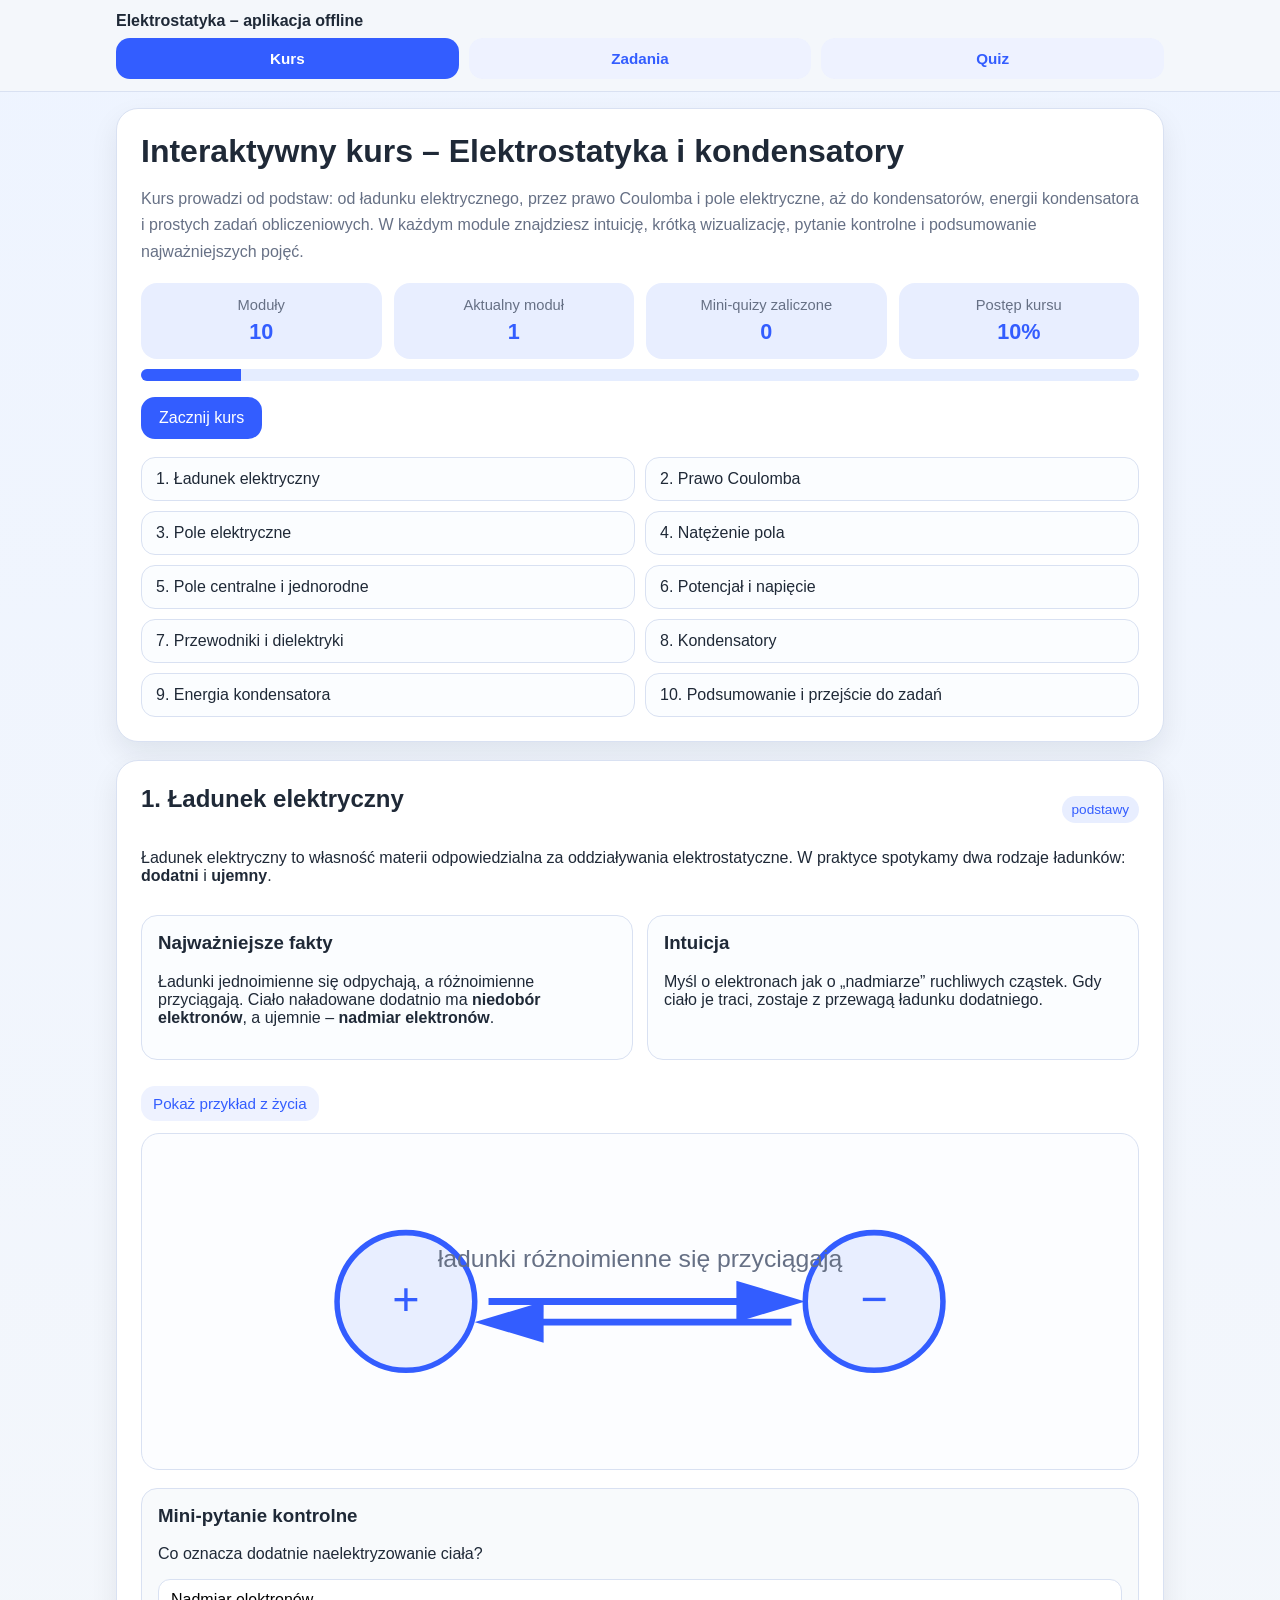
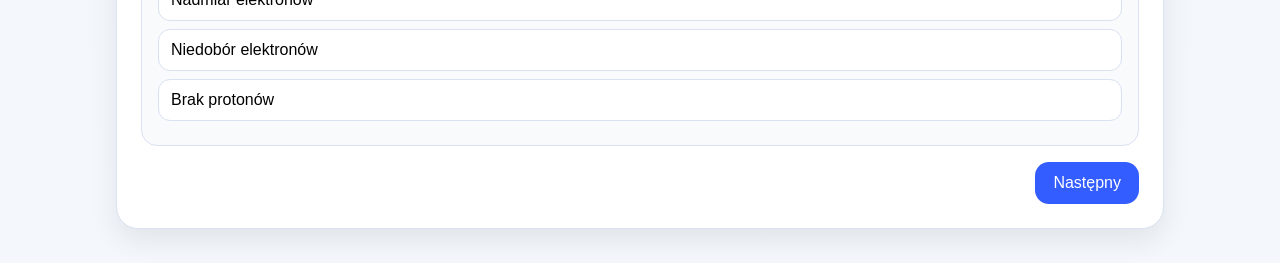
<file: index.html>
<!DOCTYPE html><html lang="pl"><head><meta charset="UTF-8"><meta http-equiv="refresh" content="0; url=./course.html"><meta name="viewport" content="width=device-width, initial-scale=1.0"><title>Elektrostatyka</title><link rel="manifest" href="./manifest.webmanifest"></head><body><p>Przekierowanie do kursu… <a href="./course.html">Otwórz kurs</a></p><script>location.replace('./course.html');</script></body></html>
</file>
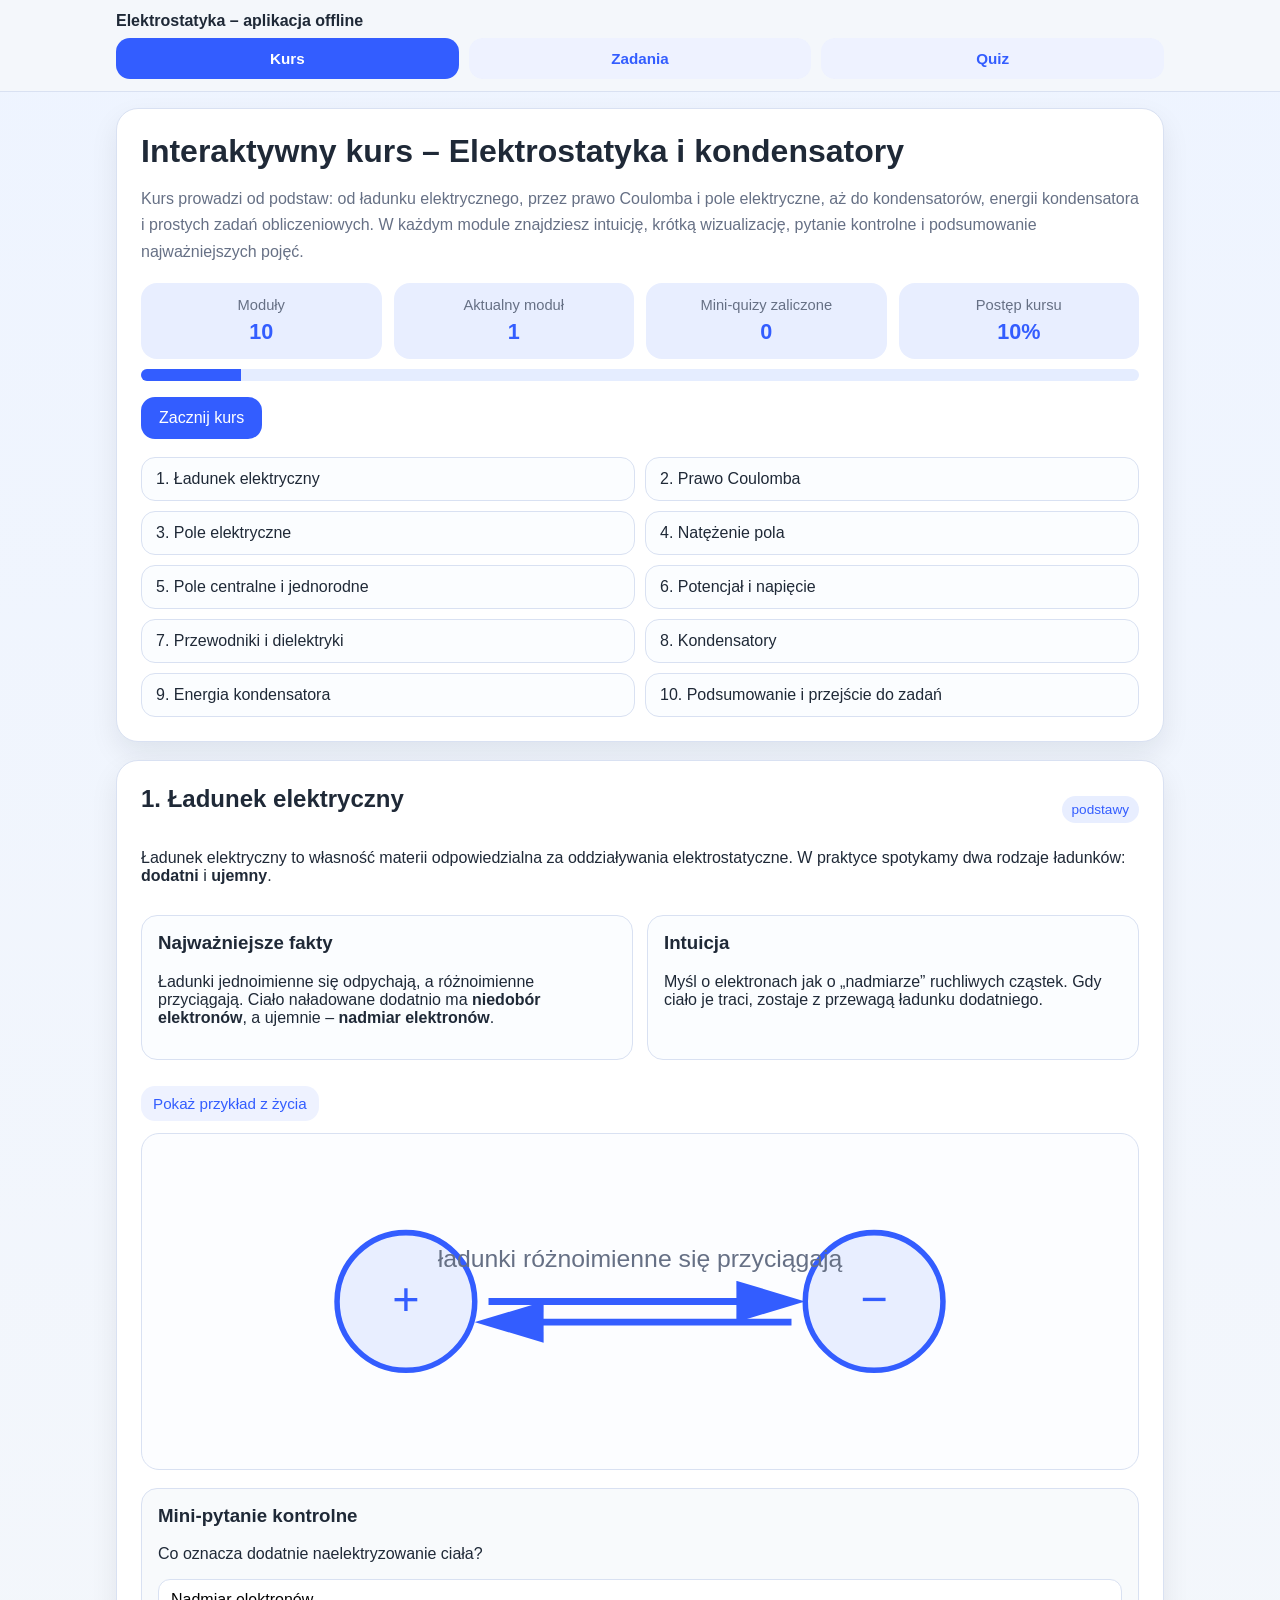
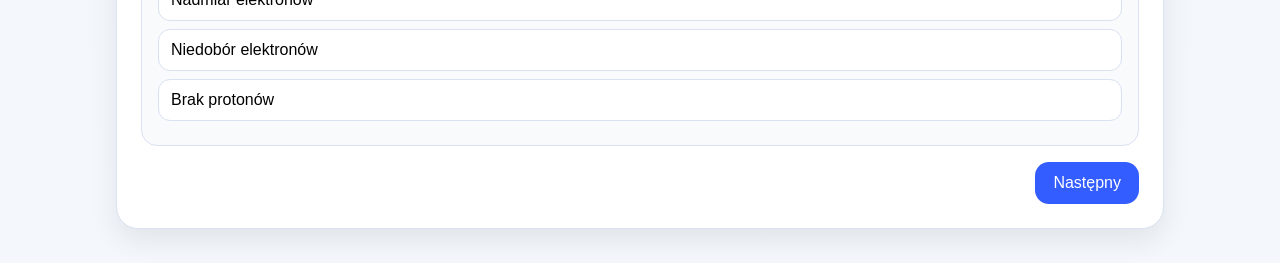
<file: course.html>
<!DOCTYPE html><html lang="pl"><head><meta charset="UTF-8"><meta name="viewport" content="width=device-width, initial-scale=1.0, viewport-fit=cover"><meta name="theme-color" content="#335dff"><link rel="manifest" href="./manifest.webmanifest"><link rel="icon" href="./icon-192.svg" type="image/svg+xml"><link rel="stylesheet" href="./styles.css"><title>Elektrostatyka – kurs</title></head><body><header class="topbar" id="topbar"><div class="topbar-inner"><p class="topbar-title">Elektrostatyka – aplikacja offline</p><nav class="tabs"><a class="tab-link active" href="./course.html">Kurs</a><a class="tab-link" href="./practice.html">Zadania</a><a class="tab-link" href="./quiz.html">Quiz</a></nav></div></header><div class="wrap"><section class="hero"><h1>Interaktywny kurs – Elektrostatyka i kondensatory</h1><p class="subtitle">Kurs prowadzi od podstaw: od ładunku elektrycznego, przez prawo Coulomba i pole elektryczne, aż do kondensatorów, energii kondensatora i prostych zadań obliczeniowych. W każdym module znajdziesz intuicję, krótką wizualizację, pytanie kontrolne i podsumowanie najważniejszych pojęć.</p><div class="stats"><div class="stat"><span class="label">Moduły</span><span class="value" id="moduleCount">10</span></div><div class="stat"><span class="label">Aktualny moduł</span><span class="value" id="currentModule">1</span></div><div class="stat"><span class="label">Mini-quizy zaliczone</span><span class="value" id="passedCount">0</span></div><div class="stat"><span class="label">Postęp kursu</span><span class="value" id="coursePercent">10%</span></div></div><div class="progressbar"><div id="progressBar"></div></div><div class="controls"><button class="primary" id="startCourseBtn">Zacznij kurs</button></div><div class="toc"><a href="#" onclick="goToModule(0); return false;">1. Ładunek elektryczny</a><a href="#" onclick="goToModule(1); return false;">2. Prawo Coulomba</a><a href="#" onclick="goToModule(2); return false;">3. Pole elektryczne</a><a href="#" onclick="goToModule(3); return false;">4. Natężenie pola</a><a href="#" onclick="goToModule(4); return false;">5. Pole centralne i jednorodne</a><a href="#" onclick="goToModule(5); return false;">6. Potencjał i napięcie</a><a href="#" onclick="goToModule(6); return false;">7. Przewodniki i dielektryki</a><a href="#" onclick="goToModule(7); return false;">8. Kondensatory</a><a href="#" onclick="goToModule(8); return false;">9. Energia kondensatora</a><a href="#" onclick="goToModule(9); return false;">10. Podsumowanie i przejście do zadań</a></div></section><section id="modules"></section><section class="card summary" id="summarySection"><h2>Podsumowanie postępów</h2><p id="summaryText"></p><div class="controls"><button class="primary" onclick="goToModule(0)">Przejdź od początku</button></div></section></div><script>const modulesData=[
  {
    title: "1. Ładunek elektryczny",
    tag: "podstawy",
    body: `
      <p>Ładunek elektryczny to własność materii odpowiedzialna za oddziaływania elektrostatyczne. W praktyce spotykamy dwa rodzaje ładunków: <strong>dodatni</strong> i <strong>ujemny</strong>.</p>
      <div class="columns">
        <div class="box">
          <h3>Najważniejsze fakty</h3>
          <p>Ładunki jednoimienne się odpychają, a różnoimienne przyciągają. Ciało naładowane dodatnio ma <strong>niedobór elektronów</strong>, a ujemnie – <strong>nadmiar elektronów</strong>.</p>
        </div>
        <div class="box">
          <h3>Intuicja</h3>
          <p>Myśl o elektronach jak o „nadmiarze” ruchliwych cząstek. Gdy ciało je traci, zostaje z przewagą ładunku dodatniego.</p>
        </div>
      </div>
      <div class="reveal">
        <button class="secondary" onclick="toggleReveal('rev1')">Pokaż przykład z życia</button>
        <div id="rev1" class="reveal-content">Pocieranie balonu o sweter powoduje przepływ elektronów. Balon i sweter elektryzują się przeciwnymi ładunkami.</div>
      </div>
      <div class="canvas-wrap">
        <svg viewBox="0 0 700 220" aria-label="Przyciąganie i odpychanie ładunków">
          <circle cx="180" cy="110" r="50" fill="#e8eeff" stroke="#335dff" stroke-width="4"></circle>
          <text x="180" y="120" text-anchor="middle" font-size="34" fill="#335dff">+</text>
          <circle cx="520" cy="110" r="50" fill="#e8eeff" stroke="#335dff" stroke-width="4"></circle>
          <text x="520" y="120" text-anchor="middle" font-size="34" fill="#335dff">−</text>
          <line x1="240" y1="110" x2="460" y2="110" stroke="#335dff" stroke-width="5" marker-end="url(#arr1)"></line>
          <line x1="460" y1="125" x2="240" y2="125" stroke="#335dff" stroke-width="5" marker-end="url(#arr1)"></line>
          <defs>
            <marker id="arr1" markerWidth="10" markerHeight="10" refX="8" refY="3" orient="auto">
              <polygon points="0 0, 10 3, 0 6" fill="#335dff"></polygon>
            </marker>
          </defs>
          <text x="350" y="85" text-anchor="middle" font-size="18" fill="#667085">ładunki różnoimienne się przyciągają</text>
        </svg>
      </div>
    `,
    quiz: {
      q: "Co oznacza dodatnie naelektryzowanie ciała?",
      answers: ["Nadmiar elektronów", "Niedobór elektronów", "Brak protonów"],
      correct: 1,
      exp: "Dodatnie naelektryzowanie oznacza, że ciało utraciło część elektronów."
    }
  },
  {
    title: "2. Prawo Coulomba",
    tag: "zależności",
    body: `
      <p>Prawo Coulomba opisuje wartość siły oddziaływania między dwoma ładunkami punktowymi:</p>
      <div class="box center"><strong>F = k · |q₁q₂| / r²</strong></div>
      <p>Siła rośnie wraz z wartościami ładunków i maleje bardzo szybko ze wzrostem odległości, bo zależy od <strong>kwadratu odległości</strong>.</p>
      <div class="columns">
        <div class="box">
          <h3>Co łatwo zapamiętać?</h3>
          <p>Podwojenie każdego z ładunków daje 4 razy większą siłę. Podwojenie odległości daje 4 razy mniejszą siłę.</p>
        </div>
        <div class="box">
          <h3>Intuicja</h3>
          <p>Oddziaływanie „rozchodzi się” w przestrzeni, więc wraz z odległością szybko słabnie.</p>
        </div>
      </div>
      <div class="reveal">
        <button class="secondary" onclick="toggleReveal('rev2')">Pokaż częsty błąd</button>
        <div id="rev2" class="reveal-content">Najczęstszy błąd to zapominanie o zamianie jednostek: μC trzeba zapisać jako 10⁻⁶ C.</div>
      </div>
    `,
    quiz: {
      q: "Jeśli odległość między ładunkami wzrośnie 2 razy, to siła oddziaływania:",
      answers: ["zmaleje 2 razy", "zmaleje 4 razy", "nie zmieni się"],
      correct: 1,
      exp: "W prawie Coulomba odległość występuje w mianowniku jako r²."
    }
  },
  {
    title: "3. Pole elektryczne",
    tag: "intuicja pola",
    body: `
      <p>Każdy ładunek wytwarza wokół siebie pole elektryczne. Pole opisuje przestrzeń, w której na inne ładunki działa siła.</p>
      <p>Umownie kierunek pola to kierunek siły działającej na <strong>dodatni ładunek próbny</strong>.</p>
      <div class="box">
        <h3>Linie pola</h3>
        <p>Linie pola wychodzą z ładunków dodatnich i wchodzą w ujemne. Tam, gdzie linie są gęstsze, pole jest silniejsze.</p>
      </div>
      <div class="canvas-wrap">
        <svg viewBox="0 0 700 260" aria-label="Linie pola elektrycznego">
          <defs>
            <marker id="arrowField" markerWidth="10" markerHeight="10" refX="8" refY="3" orient="auto">
              <polygon points="0 0, 10 3, 0 6" fill="#335dff"></polygon>
            </marker>
          </defs>
          <circle cx="350" cy="130" r="34" fill="#e8eeff" stroke="#335dff" stroke-width="4"></circle>
          <text x="350" y="140" text-anchor="middle" font-size="28" fill="#335dff">+</text>
          <g stroke="#335dff" stroke-width="3" fill="none" marker-end="url(#arrowField)">
            <line x1="350" y1="20" x2="350" y2="70"></line>
            <line x1="350" y1="190" x2="350" y2="240"></line>
            <line x1="240" y1="130" x2="290" y2="130"></line>
            <line x1="410" y1="130" x2="460" y2="130"></line>
            <line x1="275" y1="55" x2="310" y2="90"></line>
            <line x1="390" y1="170" x2="425" y2="205"></line>
            <line x1="275" y1="205" x2="310" y2="170"></line>
            <line x1="390" y1="90" x2="425" y2="55"></line>
          </g>
          <text x="350" y="252" text-anchor="middle" font-size="18" fill="#667085">linie rozchodzą się od ładunku dodatniego</text>
        </svg>
      </div>
      <div class="reveal">
        <button class="secondary" onclick="toggleReveal('rev3')">Pokaż dobrą intuicję</button>
        <div id="rev3" class="reveal-content">Pole nie jest „rzeczą”, tylko opisem wpływu ładunku na przestrzeń wokół niego.</div>
      </div>
    `,
    quiz: {
      q: "W którą stronę skierowane są linie pola elektrycznego?",
      answers: ["Od dodatniego do ujemnego", "Od ujemnego do dodatniego", "Zawsze zgodnie z ruchem elektronów"],
      correct: 0,
      exp: "To kierunek siły działającej na dodatni ładunek próbny."
    }
  },
  {
    title: "4. Natężenie pola",
    tag: "wzory",
    body: `
      <p>Natężenie pola elektrycznego mówi, jak silnie pole działa na ładunek. Definicja:</p>
      <div class="box center"><strong>E = F / q</strong></div>
      <p>Im większe E, tym większa siła działająca na dany ładunek. Jednostką jest <strong>N/C</strong> albo równoważnie <strong>V/m</strong>.</p>
      <div class="columns">
        <div class="box">
          <h3>Znaczenie fizyczne</h3>
          <p>Jeśli E = 100 N/C, to na ładunek 1 C działałaby siła 100 N.</p>
        </div>
        <div class="box">
          <h3>Uwaga</h3>
          <p>Dla ładunku ujemnego zwrot siły jest przeciwny do zwrotu wektora pola.</p>
        </div>
      </div>
    `,
    quiz: {
      q: "Jednostką natężenia pola elektrycznego jest:",
      answers: ["N/C", "J", "A"],
      correct: 0,
      exp: "Natężenie pola opisuje siłę przypadającą na jednostkowy ładunek."
    }
  },
  {
    title: "5. Pole centralne i jednorodne",
    tag: "porównanie",
    body: `
      <div class="columns">
        <div class="box">
          <h3>Pole centralne</h3>
          <p>Występuje wokół pojedynczego ładunku punktowego. Linie pola są promieniste, a natężenie maleje z odległością jak <strong>1/r²</strong>.</p>
        </div>
        <div class="box">
          <h3>Pole jednorodne</h3>
          <p>Ma ten sam kierunek i wartość w każdym punkcie. Linie pola są równoległe i jednakowo gęste.</p>
        </div>
      </div>
      <p>Między równoległymi okładkami kondensatora pole jest dobrym przybliżeniem pola jednorodnego.</p>
      <div class="canvas-wrap">
        <svg viewBox="0 0 700 250" aria-label="Pole jednorodne między okładkami">
          <defs>
            <marker id="arrowUniform" markerWidth="10" markerHeight="10" refX="8" refY="3" orient="auto">
              <polygon points="0 0, 10 3, 0 6" fill="#335dff"></polygon>
            </marker>
          </defs>
          <rect x="180" y="40" width="20" height="160" fill="#335dff"></rect>
          <rect x="500" y="40" width="20" height="160" fill="#335dff"></rect>
          <text x="190" y="28" text-anchor="middle" font-size="24" fill="#335dff">+</text>
          <text x="510" y="28" text-anchor="middle" font-size="24" fill="#335dff">−</text>
          <g stroke="#335dff" stroke-width="3" marker-end="url(#arrowUniform)">
            <line x1="220" y1="70" x2="480" y2="70"></line>
            <line x1="220" y1="105" x2="480" y2="105"></line>
            <line x1="220" y1="140" x2="480" y2="140"></line>
            <line x1="220" y1="175" x2="480" y2="175"></line>
          </g>
          <text x="350" y="228" text-anchor="middle" font-size="18" fill="#667085">linie równoległe → pole jednorodne</text>
        </svg>
      </div>
    `,
    quiz: {
      q: "Które zdanie jest prawdziwe?",
      answers: ["W polu jednorodnym linie są równoległe", "W polu centralnym natężenie jest stałe", "Pole przy ładunku punktowym jest jednorodne"],
      correct: 0,
      exp: "Pole jednorodne ma taki sam kierunek i wartość w każdym miejscu."
    }
  },
  {
    title: "6. Potencjał i napięcie",
    tag: "energia",
    body: `
      <p>Potencjał elektryczny opisuje energię przypadającą na jednostkowy ładunek. Napięcie to różnica potencjałów między dwoma punktami.</p>
      <div class="box center"><strong>U = ΔV</strong></div>
      <p>Można to rozumieć tak: napięcie mówi, ile pracy przypada na jednostkowy ładunek przy przesuwaniu go między punktami.</p>
      <div class="columns">
        <div class="box">
          <h3>Jednostka</h3>
          <p>Potencjał i napięcie mierzymy w <strong>woltach (V)</strong>.</p>
        </div>
        <div class="box">
          <h3>Przydatna intuicja</h3>
          <p>Dodatni ładunek „sam” porusza się w kierunku malejącego potencjału, bo wtedy zmniejsza swoją energię potencjalną.</p>
        </div>
      </div>
      <div class="reveal">
        <button class="secondary" onclick="toggleReveal('rev6')">Pokaż związek z pracą</button>
        <div id="rev6" class="reveal-content">Napięcie 1 V oznacza, że przy przesunięciu ładunku 1 C wykonuje się pracę 1 J.</div>
      </div>
    `,
    quiz: {
      q: "Napięcie elektryczne to:",
      answers: ["Różnica potencjałów", "Natężenie pola", "Liczba elektronów"],
      correct: 0,
      exp: "To właśnie definicja napięcia."
    }
  },
  {
    title: "7. Przewodniki i dielektryki",
    tag: "materiały",
    body: `
      <div class="columns">
        <div class="box">
          <h3>Przewodnik</h3>
          <p>Ma swobodne elektrony, które mogą się przemieszczać. W stanie równowagi elektrostatycznej pole wewnątrz przewodnika jest <strong>równe zero</strong>, a nadmiar ładunku gromadzi się na powierzchni.</p>
        </div>
        <div class="box">
          <h3>Dielektryk</h3>
          <p>Nie przewodzi jak metal, ale w polu elektrycznym ulega <strong>polaryzacji</strong> – jego ładunki przesuwają się nieznacznie względem siebie.</p>
        </div>
      </div>
      <div class="reveal">
        <button class="secondary" onclick="toggleReveal('rev7')">Pokaż, po co dielektryk jest ważny</button>
        <div id="rev7" class="reveal-content">Dielektryk między okładkami kondensatora zwiększa jego pojemność, bo osłabia pole wytwarzane przez zgromadzone ładunki.</div>
      </div>
    `,
    quiz: {
      q: "W przewodniku w stanie równowagi elektrostatycznej pole wewnątrz:",
      answers: ["jest bardzo duże", "jest równe zero", "zależy tylko od temperatury"],
      correct: 1,
      exp: "Gdyby pole nie było równe zero, ładunki nadal by się poruszały."
    }
  },
  {
    title: "8. Kondensatory",
    tag: "kluczowy temat",
    body: `
      <p>Kondensator to element z dwóch przewodzących okładek oddzielonych izolatorem. Gromadzi ładunek i magazynuje energię w polu elektrycznym.</p>
      <div class="box center"><strong>C = Q / U</strong></div>
      <p>Pojemność mówi, jaki ładunek może zostać zgromadzony przy danym napięciu.</p>
      <div class="columns">
        <div class="box">
          <h3>Co się dzieje podczas ładowania?</h3>
          <p>Jedna okładka zbiera nadmiar elektronów, druga ma ich niedobór. Między okładkami pojawia się pole elektryczne.</p>
        </div>
        <div class="box">
          <h3>Intuicja</h3>
          <p>Kondensator działa trochę jak sprężyna dla ładunku: im większe napięcie, tym większy „nacisk” na rozdzielenie ładunków.</p>
        </div>
      </div>
      <div class="canvas-wrap">
        <svg viewBox="0 0 760 260" aria-label="Ładowanie kondensatora">
          <defs>
            <marker id="arrowCap" markerWidth="10" markerHeight="10" refX="8" refY="3" orient="auto">
              <polygon points="0 0, 10 3, 0 6" fill="#335dff"></polygon>
            </marker>
          </defs>
          <rect x="250" y="50" width="18" height="160" fill="#335dff"></rect>
          <rect x="490" y="50" width="18" height="160" fill="#335dff"></rect>
          <text x="240" y="40" font-size="22" fill="#335dff">− − −</text>
          <text x="500" y="40" font-size="22" fill="#335dff">+ + +</text>
          <g stroke="#335dff" stroke-width="3" stroke-dasharray="8 7" marker-end="url(#arrowCap)">
            <line x1="286" y1="75" x2="472" y2="75"></line>
            <line x1="286" y1="110" x2="472" y2="110"></line>
            <line x1="286" y1="145" x2="472" y2="145"></line>
            <line x1="286" y1="180" x2="472" y2="180"></line>
          </g>
          <text x="380" y="235" text-anchor="middle" font-size="18" fill="#667085">pole między okładkami magazynuje energię</text>
        </svg>
      </div>
      <div class="reveal">
        <button class="secondary" onclick="toggleReveal('rev8')">Pokaż, czemu kondensator „przepuszcza” AC</button>
        <div id="rev8" class="reveal-content">Przy napięciu zmiennym kondensator stale ładuje się i rozładowuje, więc w obwodzie pojawia się prąd związany ze zmianą ładunku.</div>
      </div>
    `,
    quiz: {
      q: "Pojemność kondensatora opisuje wzór:",
      answers: ["C = U/Q", "C = Q/U", "C = U·Q"],
      correct: 1,
      exp: "To definicja pojemności."
    }
  },
  {
    title: "9. Energia kondensatora",
    tag: "wzory i sens",
    body: `
      <p>Energia zgromadzona w kondensatorze zależy od pojemności i napięcia:</p>
      <div class="box center"><strong>E = ½ · C · U²</strong></div>
      <p>To bardzo ważny wzór, bo pokazuje, że energia rośnie z <strong>kwadratem napięcia</strong>.</p>
      <div class="columns">
        <div class="box">
          <h3>Wniosek</h3>
          <p>Jeśli napięcie wzrośnie 2 razy, energia wzrośnie 4 razy.</p>
        </div>
        <div class="box">
          <h3>Zastosowanie</h3>
          <p>Dlatego kondensatory są używane tam, gdzie trzeba szybko zgromadzić i oddać energię, np. w lampie błyskowej.</p>
        </div>
      </div>
      <div class="reveal">
        <button class="secondary" onclick="toggleReveal('rev9')">Pokaż analogię</button>
        <div id="rev9" class="reveal-content">Możesz myśleć o kondensatorze jak o napiętej sprężynie: im bardziej ją „napniesz”, tym więcej energii przechowuje.</div>
      </div>
    `,
    quiz: {
      q: "Energia kondensatora zależy od napięcia:",
      answers: ["liniowo", "odwrotnie proporcjonalnie", "z kwadratem napięcia"],
      correct: 2,
      exp: "Wynika to wprost ze wzoru E = ½·C·U²."
    }
  },
  {
    title: "10. Podsumowanie i przejście do quizu",
    tag: "zamknięcie działu",
    body: `
      <p>Masz już cały logiczny ciąg:</p>
      <div class="box">
        <strong>ładunek → siła Coulomba → pole elektryczne → natężenie → potencjał i napięcie → przewodniki i dielektryki → kondensator → energia kondensatora</strong>
      </div>
      <p>To właśnie szkielet całego działu. Jeśli to rozumiesz, łatwiej rozwiązujesz i zadania definicyjne, i obliczeniowe.</p>
      <div class="columns">
        <div class="box">
          <h3>Co warto umieć na pamięć?</h3>
          <p>F = k·|q₁q₂|/r², E = F/q, E = U/d, C = Q/U, E = ½·C·U².</p>
        </div>
        <div class="box">
          <h3>Co warto rozumieć?</h3>
          <p>Znaczenie pola, sens napięcia, dlaczego w przewodniku pole wewnątrz znika i jak kondensator magazynuje energię.</p>
        </div>
      </div>
    `,
    quiz: {
      q: "Która kolejność najlepiej oddaje logiczny ciąg działu?",
      answers: [
        "kondensator → ładunek → napięcie → pole",
        "ładunek → pole → napięcie → kondensator",
        "napięcie → przewodnik → prąd → masa"
      ],
      correct: 1,
      exp: "Najpierw rozumiesz ładunek i oddziaływanie, potem pole i napięcie, a na końcu kondensator jako zastosowanie tych pojęć."
    }
  }
];const state={current:0,passed:new Set()};const modulesContainer=document.getElementById('modules');const currentModuleEl=document.getElementById('currentModule');const passedCountEl=document.getElementById('passedCount');const coursePercentEl=document.getElementById('coursePercent');const progressBarEl=document.getElementById('progressBar');const summarySection=document.getElementById('summarySection');const summaryText=document.getElementById('summaryText');function goToPractice(){window.location.href='./practice.html';}function moduleTemplate(mod,index){const answersHtml=mod.quiz.answers.map((ans,i)=>`<button class="answer" data-module="${index}" data-index="${i}" onclick="answerMiniQuiz(${index}, ${i}, this)">${ans}</button>`).join('');const navHtml=index===0?`<div class="nav"><div style="width:1px;"></div><div class="inline-actions"><button class="primary" onclick="nextModule()">Następny</button></div></div>`:index===modulesData.length-1?`<div class="nav"><button class="secondary" onclick="prevModule()">Poprzedni</button><div class="inline-actions"><button class="primary" onclick="goToPractice()">Zadania</button></div></div>`:`<div class="nav"><button class="secondary" onclick="prevModule()">Poprzedni</button><div class="inline-actions"><button class="primary" onclick="nextModule()">Następny</button></div></div>`;return `<section class="card module ${index===0?'active':''}" id="module-${index}"><div class="module-head"><h2>${mod.title}</h2><span class="badge">${mod.tag}</span></div>${mod.body}<div class="mini-quiz"><h3>Mini-pytanie kontrolne</h3><p>${mod.quiz.q}</p>${answersHtml}<div class="feedback" id="feedback-${index}"></div></div>${navHtml}</section>`;}modulesContainer.innerHTML=modulesData.map(moduleTemplate).join('');function updateHeader(){currentModuleEl.textContent=state.current+1;passedCountEl.textContent=state.passed.size;const percent=Math.round(((state.current+1)/modulesData.length)*100);coursePercentEl.textContent=percent+'%';progressBarEl.style.width=percent+'%';}function scrollToCurrentModuleTitle(){const el=document.getElementById(`module-${state.current}`);if(el)el.scrollIntoView({behavior:'smooth',block:'start'});}function showOnlyCurrent(){document.querySelectorAll('.module').forEach((m,idx)=>m.classList.toggle('active',idx===state.current));updateHeader();summarySection.classList.remove('show');requestAnimationFrame(scrollToCurrentModuleTitle);}function goToModule(index){state.current=Math.max(0,Math.min(modulesData.length-1,index));showOnlyCurrent();}function nextModule(){if(state.current<modulesData.length-1){state.current++;showOnlyCurrent();}else{showSummary();}}function prevModule(){if(state.current>0){state.current--;showOnlyCurrent();}}function toggleReveal(id){const el=document.getElementById(id);if(el)el.classList.toggle('show');}function answerMiniQuiz(moduleIndex,answerIndex,btn){const module=modulesData[moduleIndex];const feedback=document.getElementById(`feedback-${moduleIndex}`);const section=document.getElementById(`module-${moduleIndex}`);const buttons=section.querySelectorAll('.answer');buttons.forEach(b=>b.disabled=true);if(answerIndex===module.quiz.correct){btn.classList.add('correct');state.passed.add(moduleIndex);feedback.innerHTML=`<strong>Dobrze.</strong> ${module.quiz.exp}`;}else{btn.classList.add('wrong');buttons[module.quiz.correct].classList.add('reveal-correct');feedback.innerHTML=`<strong>Nie tym razem.</strong> ${module.quiz.exp}`;}feedback.classList.add('show');updateHeader();}function showSummary(){const passed=state.passed.size;summaryText.innerHTML=`Zaliczone mini-quizy: <strong>${passed} z ${modulesData.length}</strong>. `+(passed===modulesData.length?"Świetnie — masz opanowany cały logiczny ciąg tego działu.":"Masz już dużą część materiału. Warto wrócić do modułów, w których mini-quiz nie został jeszcze zaliczony.");summarySection.classList.add('show');summarySection.scrollIntoView({behavior:'smooth',block:'start'});}document.getElementById('startCourseBtn').addEventListener('click',()=>goToModule(0));updateHeader();let lastScrollY=window.scrollY;const topbar=document.getElementById('topbar');window.addEventListener('scroll',()=>{const y=window.scrollY;if(y>lastScrollY&&y>60)topbar.classList.add('hidden');else topbar.classList.remove('hidden');lastScrollY=y;},{passive:true});</script></body></html>
</file>
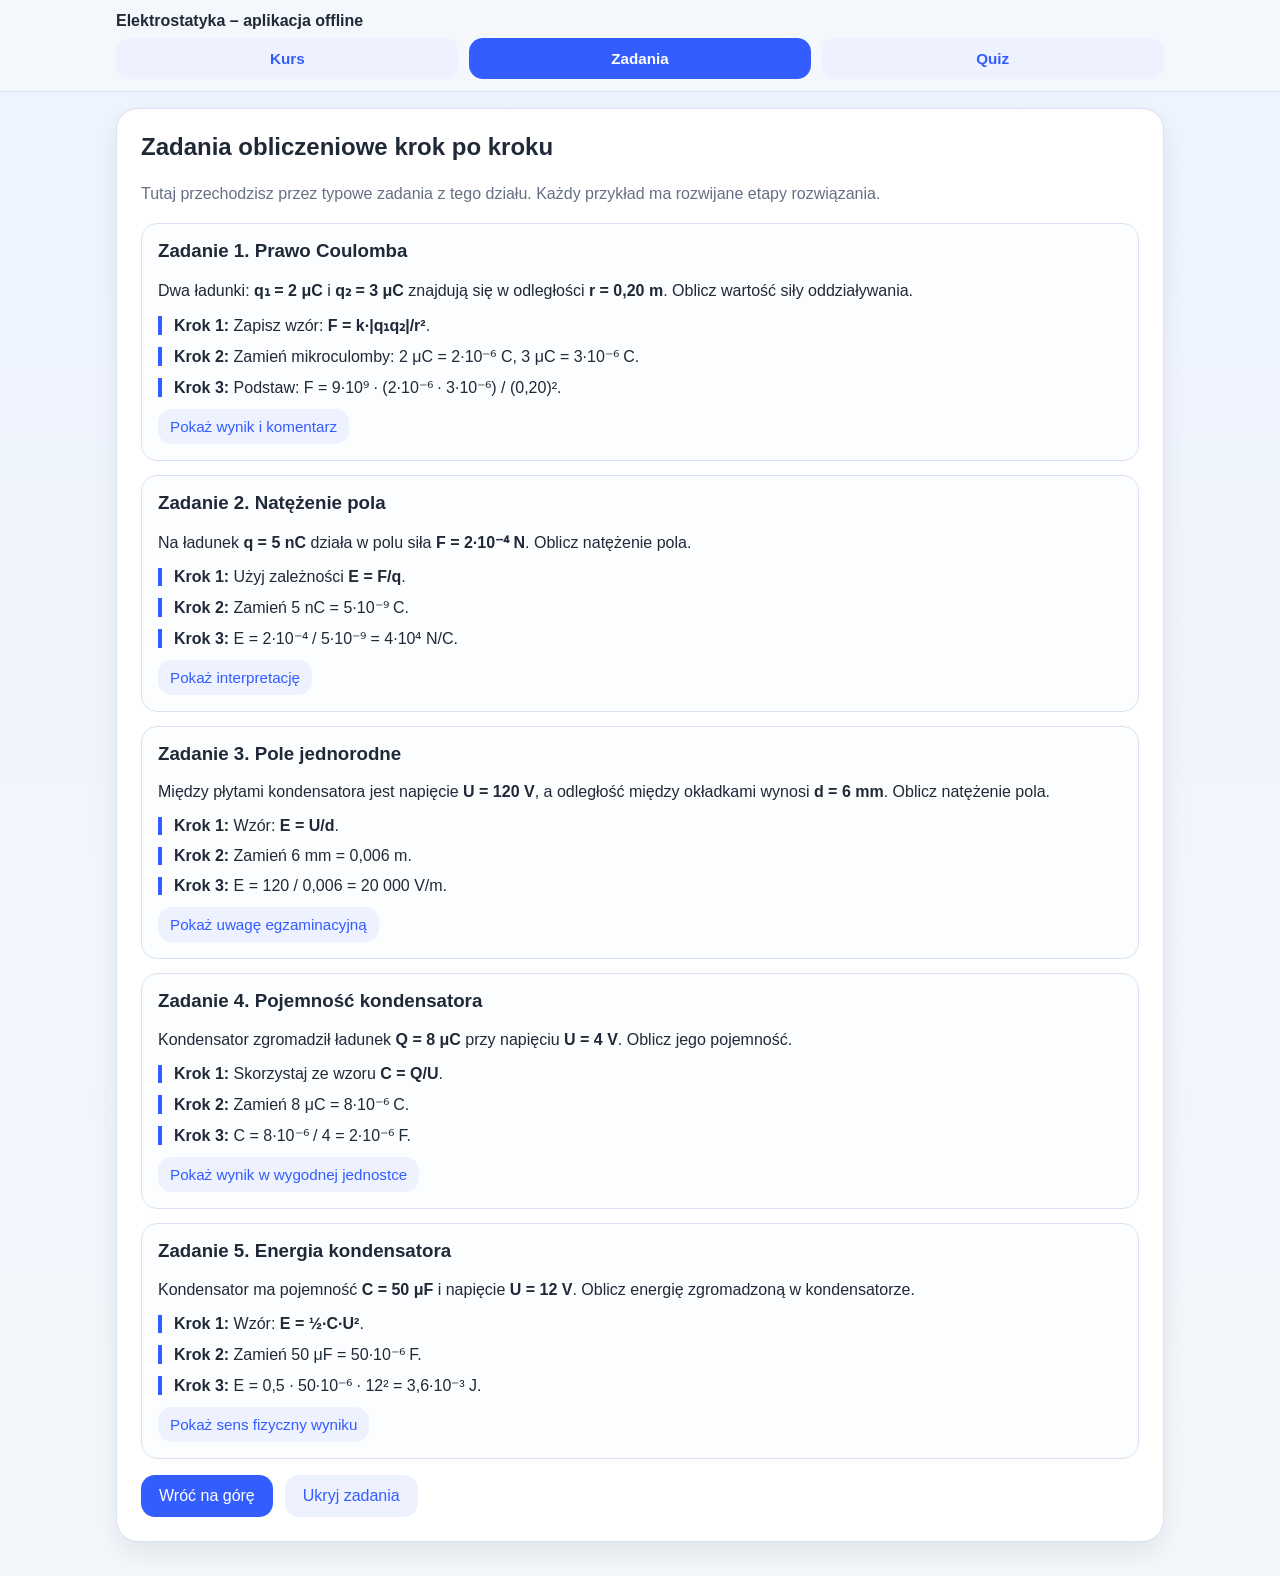
<file: practice.html>
<!DOCTYPE html><html lang="pl"><head><meta charset="UTF-8"><meta name="viewport" content="width=device-width, initial-scale=1.0, viewport-fit=cover"><meta name="theme-color" content="#335dff"><link rel="manifest" href="./manifest.webmanifest"><link rel="icon" href="./icon-192.svg" type="image/svg+xml"><link rel="stylesheet" href="./styles.css"><title>Elektrostatyka – zadania</title></head><body><header class="topbar" id="topbar"><div class="topbar-inner"><p class="topbar-title">Elektrostatyka – aplikacja offline</p><nav class="tabs"><a class="tab-link" href="./course.html">Kurs</a><a class="tab-link active" href="./practice.html">Zadania</a><a class="tab-link" href="./quiz.html">Quiz</a></nav></div></header><div class="wrap"><section class="card practice show" id="practiceSection">
    <h2>Zadania obliczeniowe krok po kroku</h2>
    <p class="muted">Tutaj przechodzisz przez typowe zadania z tego działu. Każdy przykład ma rozwijane etapy rozwiązania.</p>

    <div class="box">
      <h3>Zadanie 1. Prawo Coulomba</h3>
      <p>Dwa ładunki: <strong>q₁ = 2 μC</strong> i <strong>q₂ = 3 μC</strong> znajdują się w odległości <strong>r = 0,20 m</strong>. Oblicz wartość siły oddziaływania.</p>
      <div class="step"><strong>Krok 1:</strong> Zapisz wzór: <strong>F = k·|q₁q₂|/r²</strong>.</div>
      <div class="step"><strong>Krok 2:</strong> Zamień mikroculomby: 2 μC = 2·10⁻⁶ C, 3 μC = 3·10⁻⁶ C.</div>
      <div class="step"><strong>Krok 3:</strong> Podstaw: F = 9·10⁹ · (2·10⁻⁶ · 3·10⁻⁶) / (0,20)².</div>
      <div class="reveal">
        <button class="secondary" onclick="toggleReveal('sol1')">Pokaż wynik i komentarz</button>
        <div id="sol1" class="reveal-content">
          Po obliczeniu wychodzi <strong>F = 1,35 N</strong>. Najczęstszy błąd to brak zamiany μC na C albo zapomnienie o kwadracie odległości.
        </div>
      </div>
    </div>

    <div class="box">
      <h3>Zadanie 2. Natężenie pola</h3>
      <p>Na ładunek <strong>q = 5 nC</strong> działa w polu siła <strong>F = 2·10⁻⁴ N</strong>. Oblicz natężenie pola.</p>
      <div class="step"><strong>Krok 1:</strong> Użyj zależności <strong>E = F/q</strong>.</div>
      <div class="step"><strong>Krok 2:</strong> Zamień 5 nC = 5·10⁻⁹ C.</div>
      <div class="step"><strong>Krok 3:</strong> E = 2·10⁻⁴ / 5·10⁻⁹ = 4·10⁴ N/C.</div>
      <div class="reveal">
        <button class="secondary" onclick="toggleReveal('sol2')">Pokaż interpretację</button>
        <div id="sol2" class="reveal-content">
          Otrzymujesz <strong>40 000 N/C</strong>. To oznacza, że na ładunek 1 C w tym punkcie działałaby siła 40 000 N.
        </div>
      </div>
    </div>

    <div class="box">
      <h3>Zadanie 3. Pole jednorodne</h3>
      <p>Między płytami kondensatora jest napięcie <strong>U = 120 V</strong>, a odległość między okładkami wynosi <strong>d = 6 mm</strong>. Oblicz natężenie pola.</p>
      <div class="step"><strong>Krok 1:</strong> Wzór: <strong>E = U/d</strong>.</div>
      <div class="step"><strong>Krok 2:</strong> Zamień 6 mm = 0,006 m.</div>
      <div class="step"><strong>Krok 3:</strong> E = 120 / 0,006 = 20 000 V/m.</div>
      <div class="reveal">
        <button class="secondary" onclick="toggleReveal('sol3')">Pokaż uwagę egzaminacyjną</button>
        <div id="sol3" class="reveal-content">
          W polu jednorodnym między okładkami kondensatora natężenie ma tę samą wartość w całej przestrzeni między płytami.
        </div>
      </div>
    </div>

    <div class="box">
      <h3>Zadanie 4. Pojemność kondensatora</h3>
      <p>Kondensator zgromadził ładunek <strong>Q = 8 μC</strong> przy napięciu <strong>U = 4 V</strong>. Oblicz jego pojemność.</p>
      <div class="step"><strong>Krok 1:</strong> Skorzystaj ze wzoru <strong>C = Q/U</strong>.</div>
      <div class="step"><strong>Krok 2:</strong> Zamień 8 μC = 8·10⁻⁶ C.</div>
      <div class="step"><strong>Krok 3:</strong> C = 8·10⁻⁶ / 4 = 2·10⁻⁶ F.</div>
      <div class="reveal">
        <button class="secondary" onclick="toggleReveal('sol4')">Pokaż wynik w wygodnej jednostce</button>
        <div id="sol4" class="reveal-content">
          Wynik to <strong>2 μF</strong>. Przy takich zadaniach warto na końcu wrócić do wygodniejszej jednostki: mikrofaradów.
        </div>
      </div>
    </div>

    <div class="box">
      <h3>Zadanie 5. Energia kondensatora</h3>
      <p>Kondensator ma pojemność <strong>C = 50 μF</strong> i napięcie <strong>U = 12 V</strong>. Oblicz energię zgromadzoną w kondensatorze.</p>
      <div class="step"><strong>Krok 1:</strong> Wzór: <strong>E = ½·C·U²</strong>.</div>
      <div class="step"><strong>Krok 2:</strong> Zamień 50 μF = 50·10⁻⁶ F.</div>
      <div class="step"><strong>Krok 3:</strong> E = 0,5 · 50·10⁻⁶ · 12² = 3,6·10⁻³ J.</div>
      <div class="reveal">
        <button class="secondary" onclick="toggleReveal('sol5')">Pokaż sens fizyczny wyniku</button>
        <div id="sol5" class="reveal-content">
          To <strong>0,0036 J</strong>. Wzór zawiera <strong>U²</strong>, więc podwojenie napięcia zwiększa energię aż cztery razy.
        </div>
      </div>
    </div>

    <div class="controls">
      <button class="primary" onclick="window.scrollTo({top:0,behavior:'smooth'})">Wróć na górę</button>
      <button class="secondary" onclick="hidePractice()">Ukryj zadania</button>
    </div>
  </section></div><script>function toggleReveal(id){const el=document.getElementById(id);if(el)el.classList.toggle('show');}let lastScrollY=window.scrollY;const topbar=document.getElementById('topbar');window.addEventListener('scroll',()=>{const y=window.scrollY;if(y>lastScrollY&&y>60)topbar.classList.add('hidden');else topbar.classList.remove('hidden');lastScrollY=y;},{passive:true});</script></body></html>
</file>
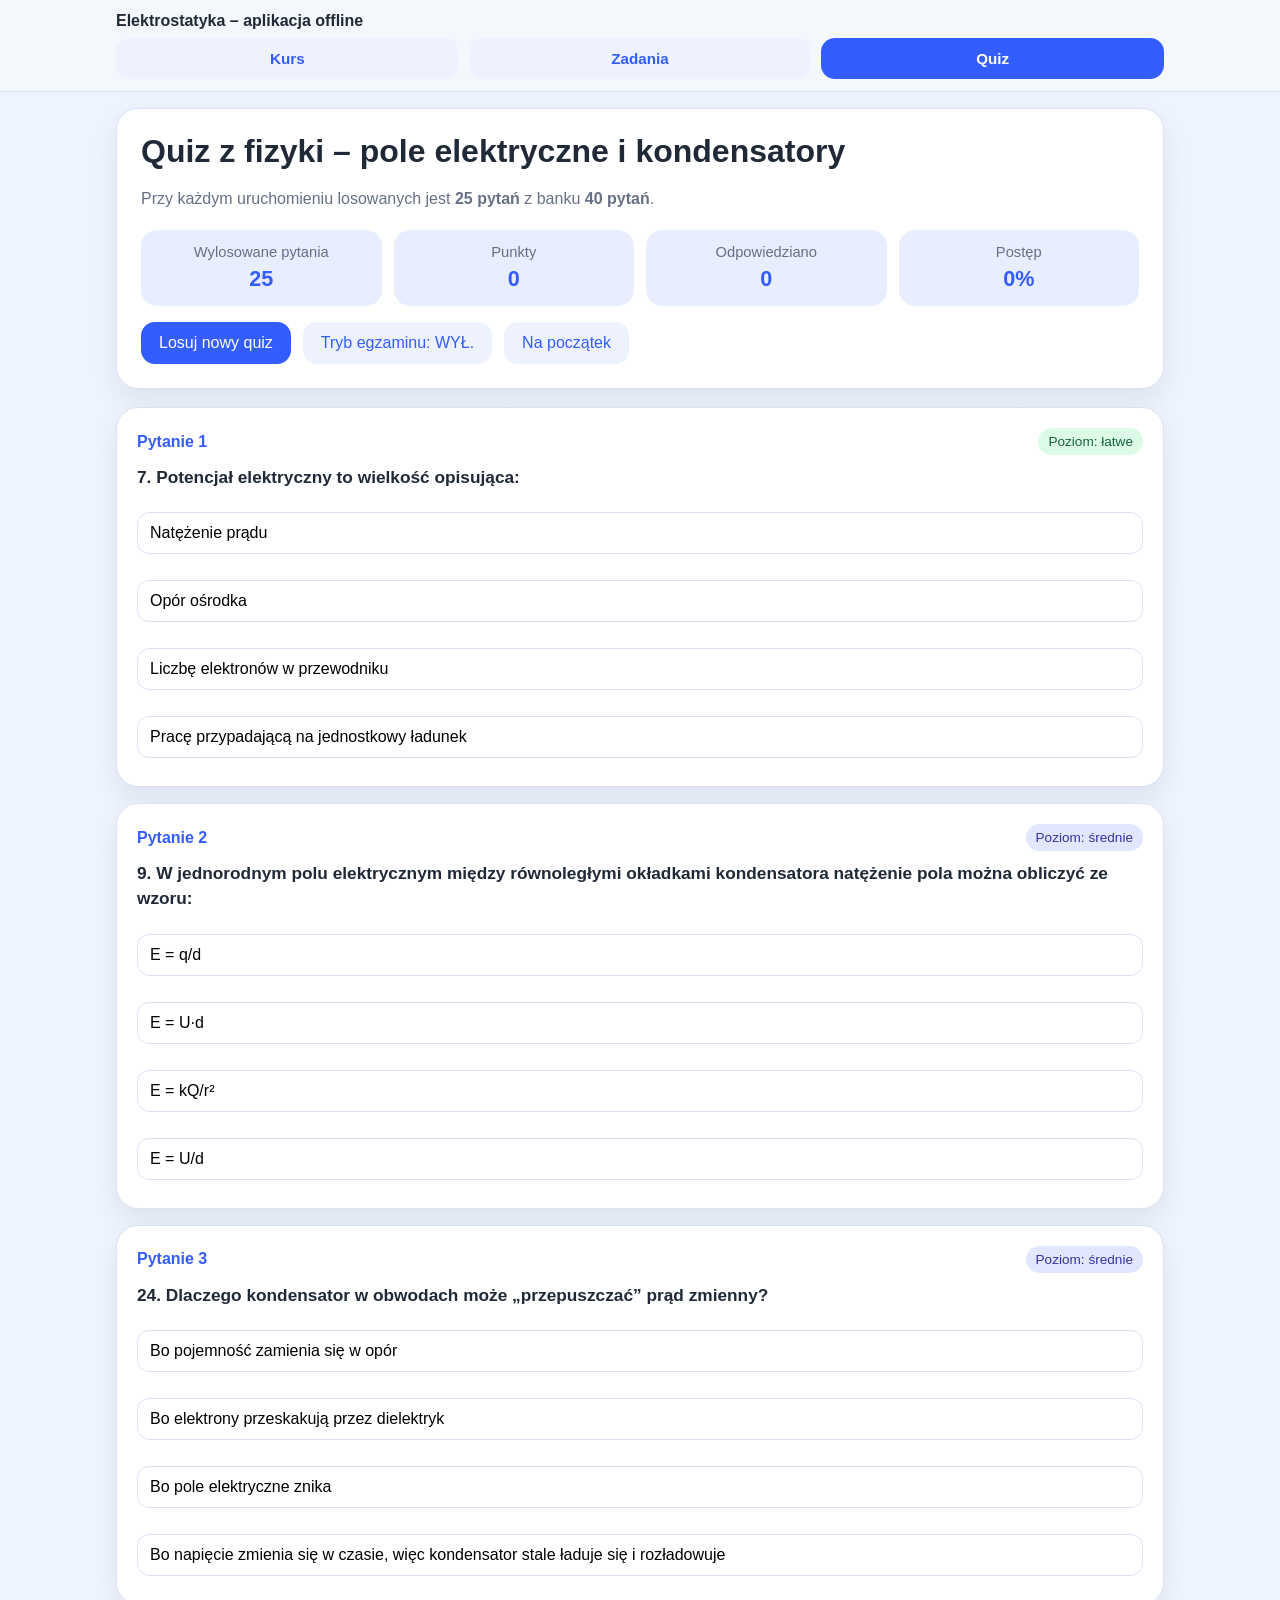
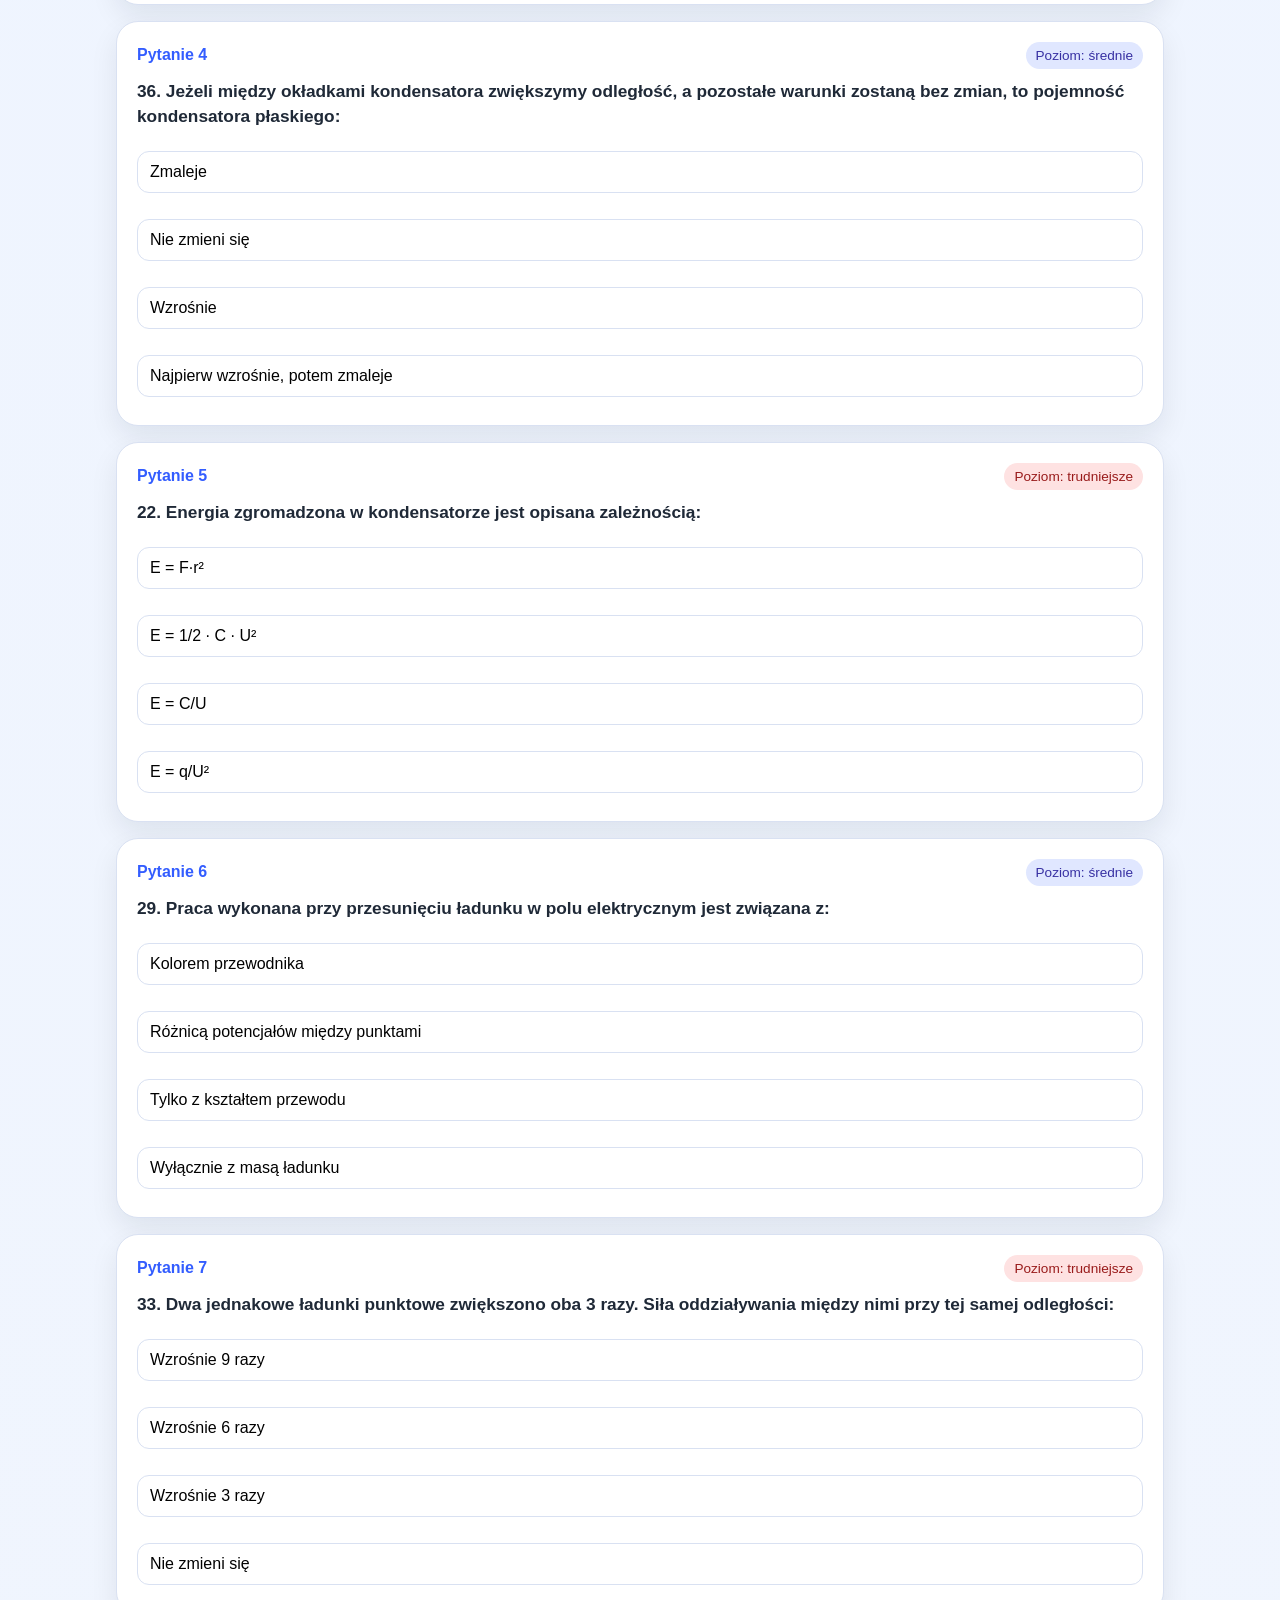
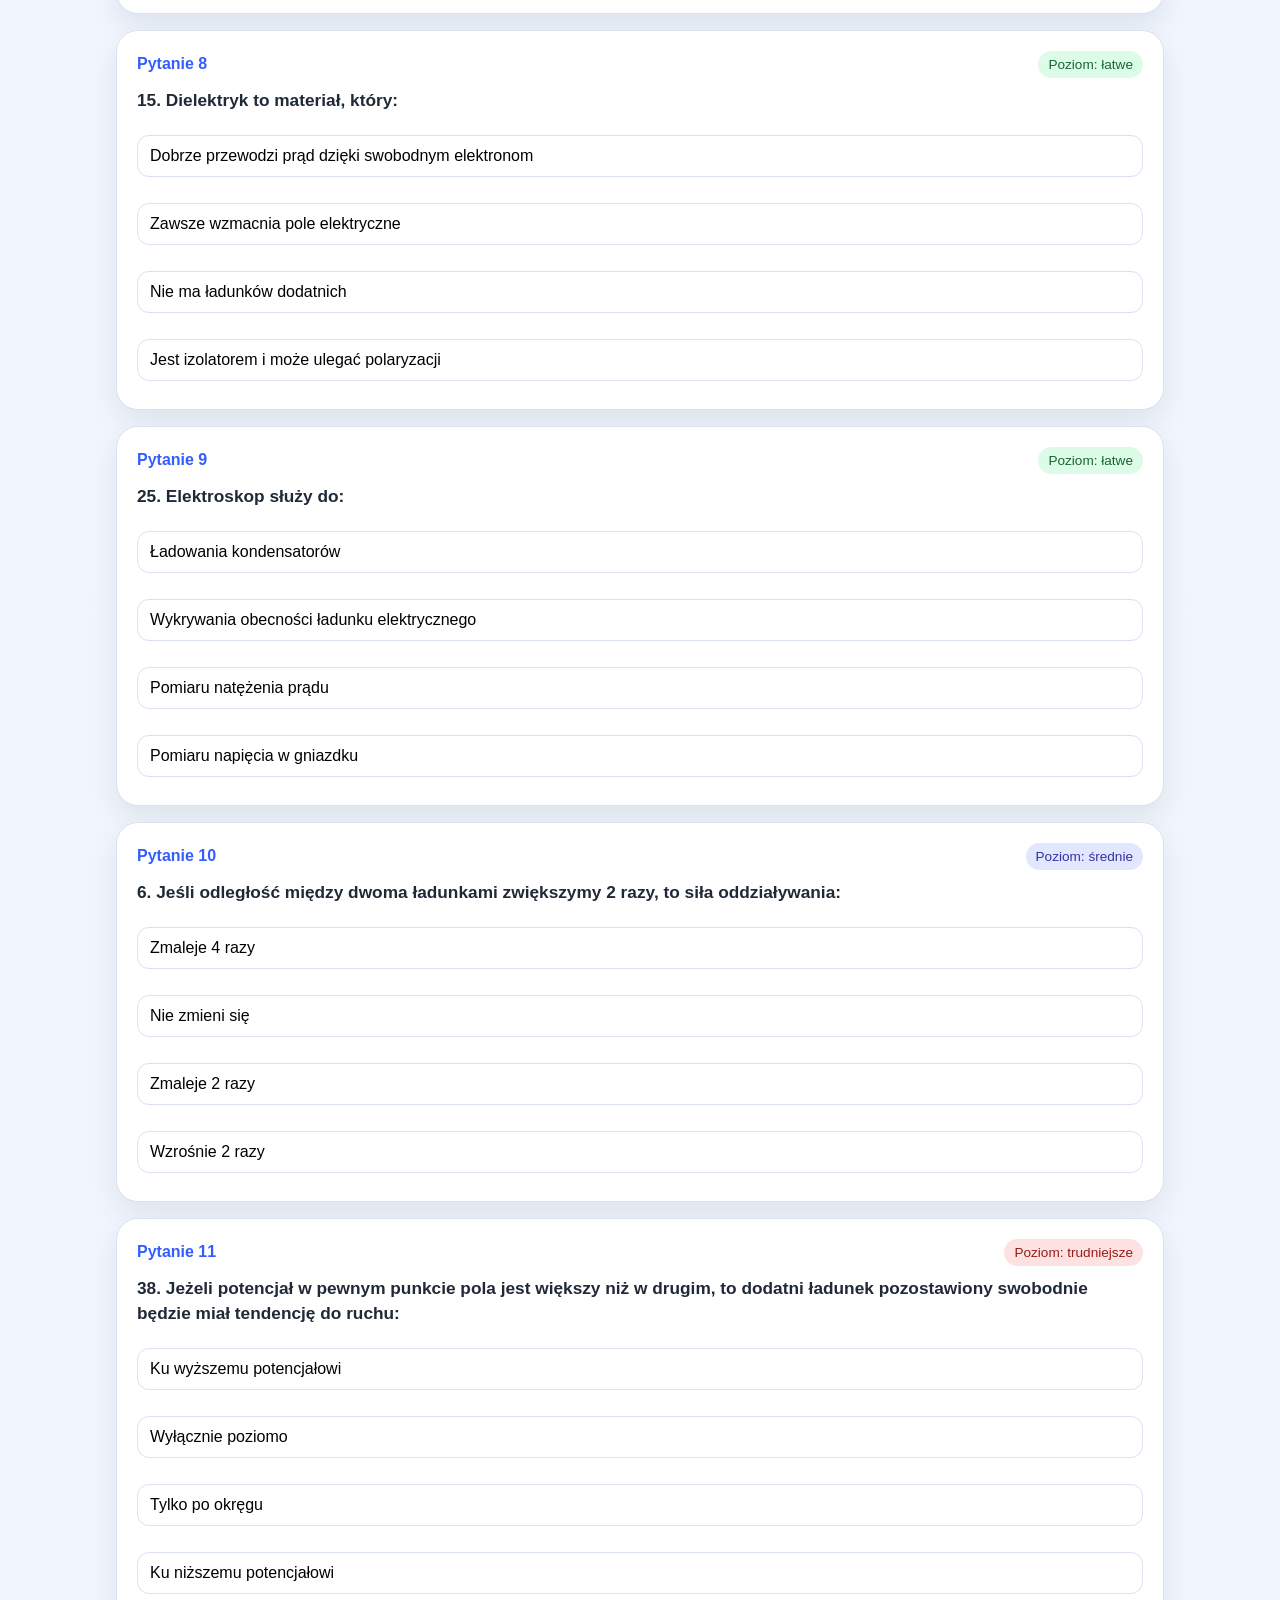
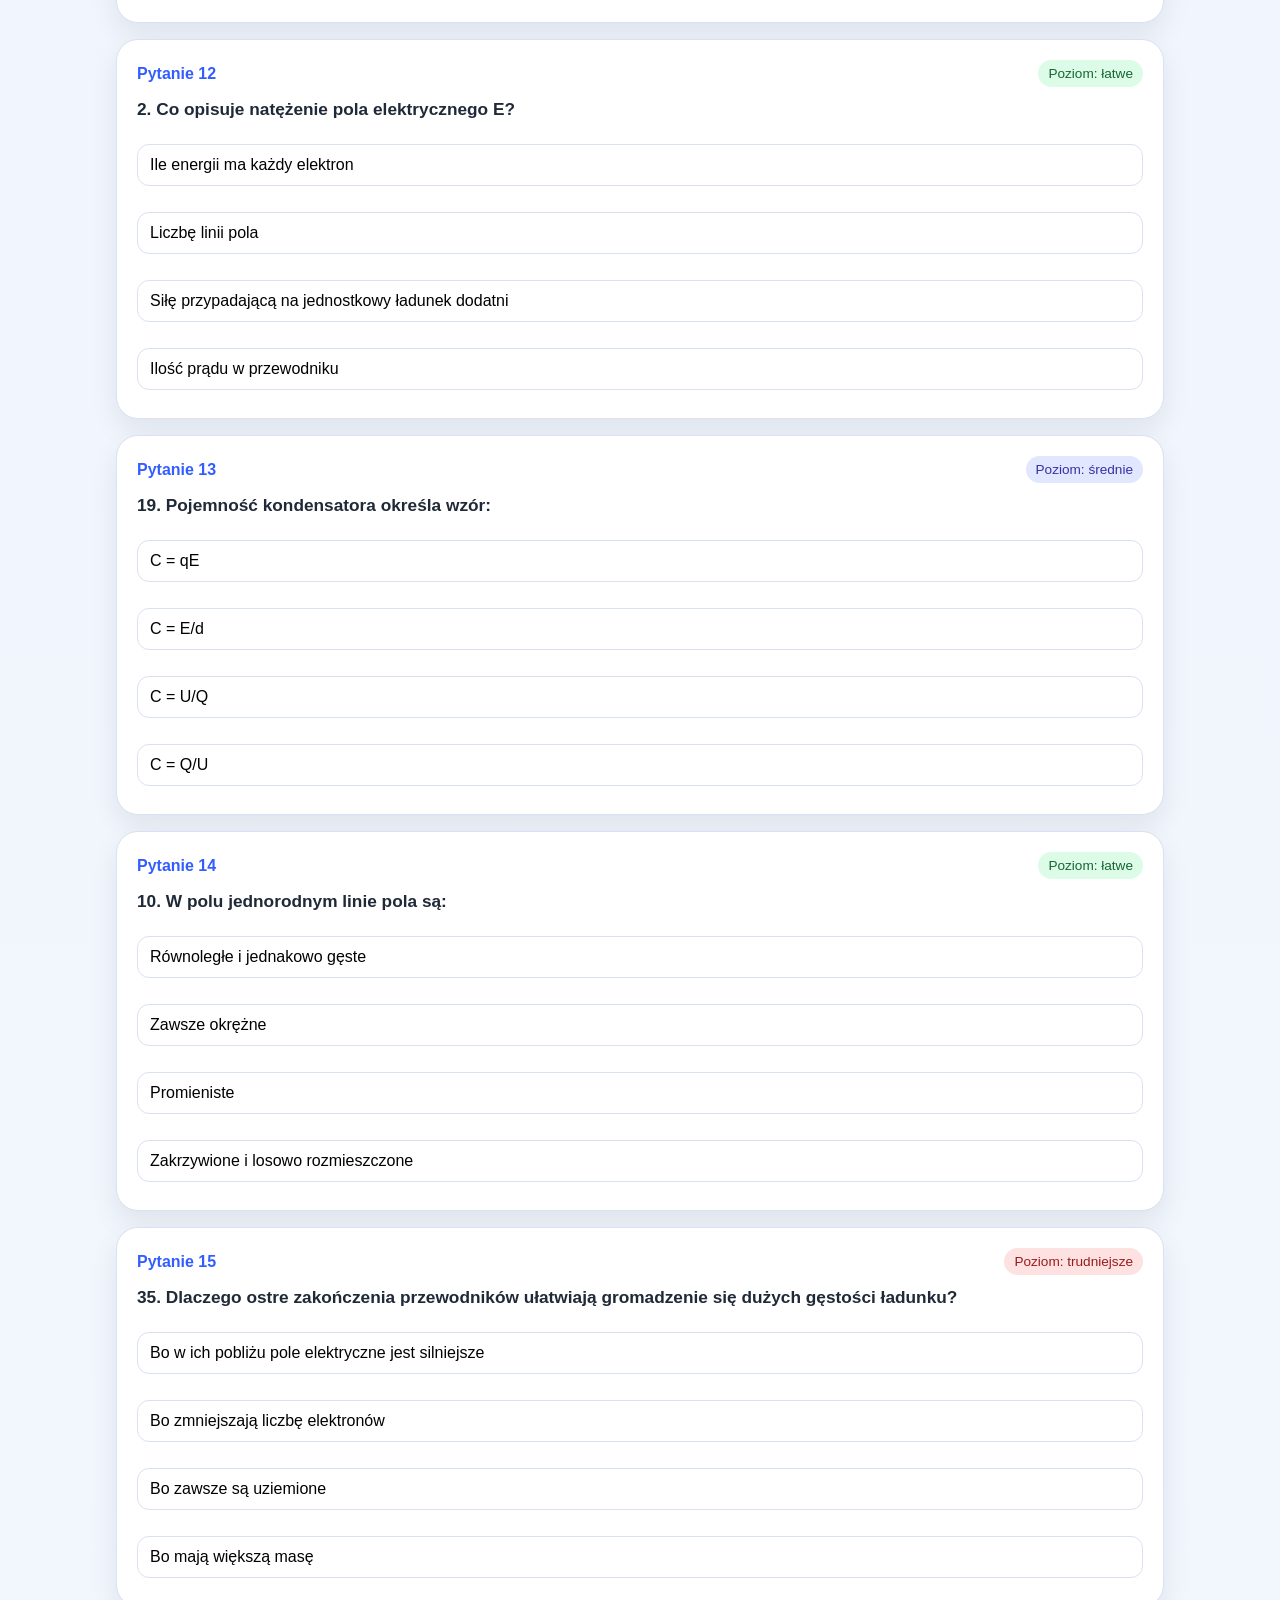
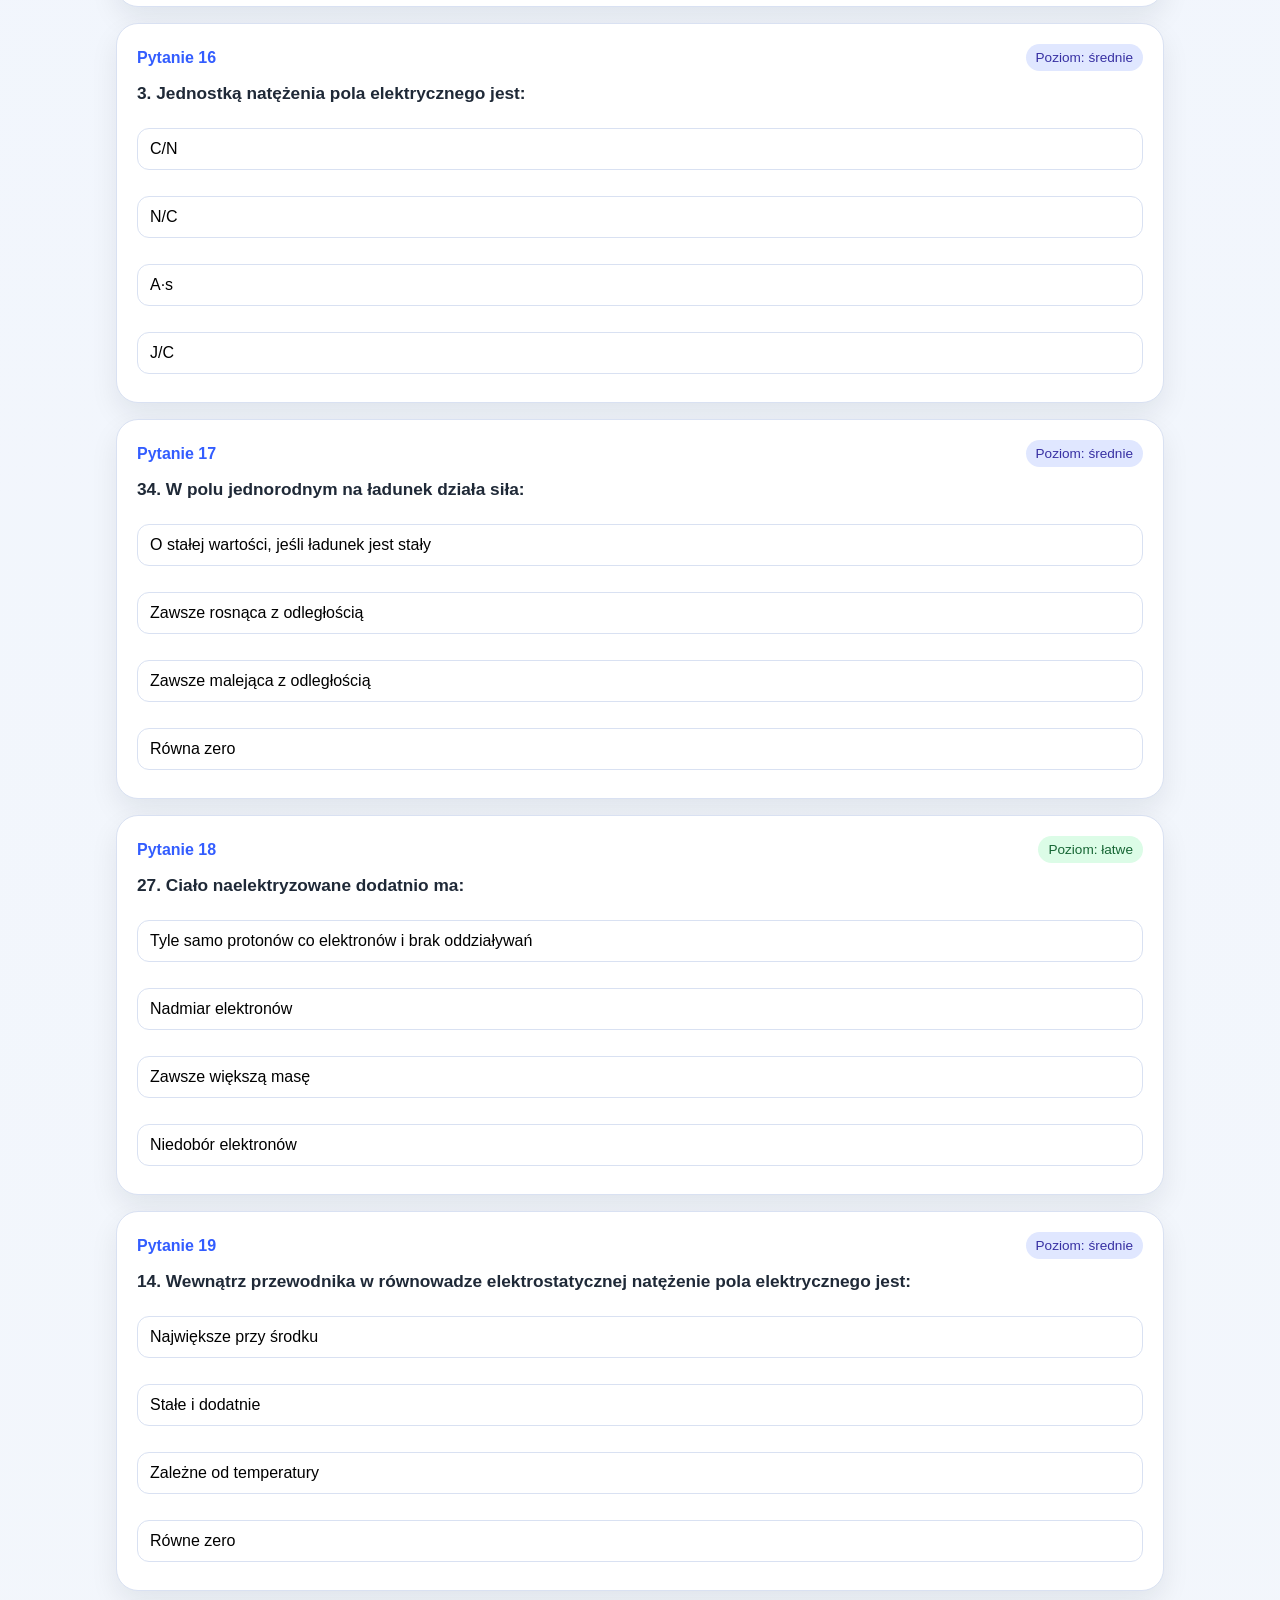
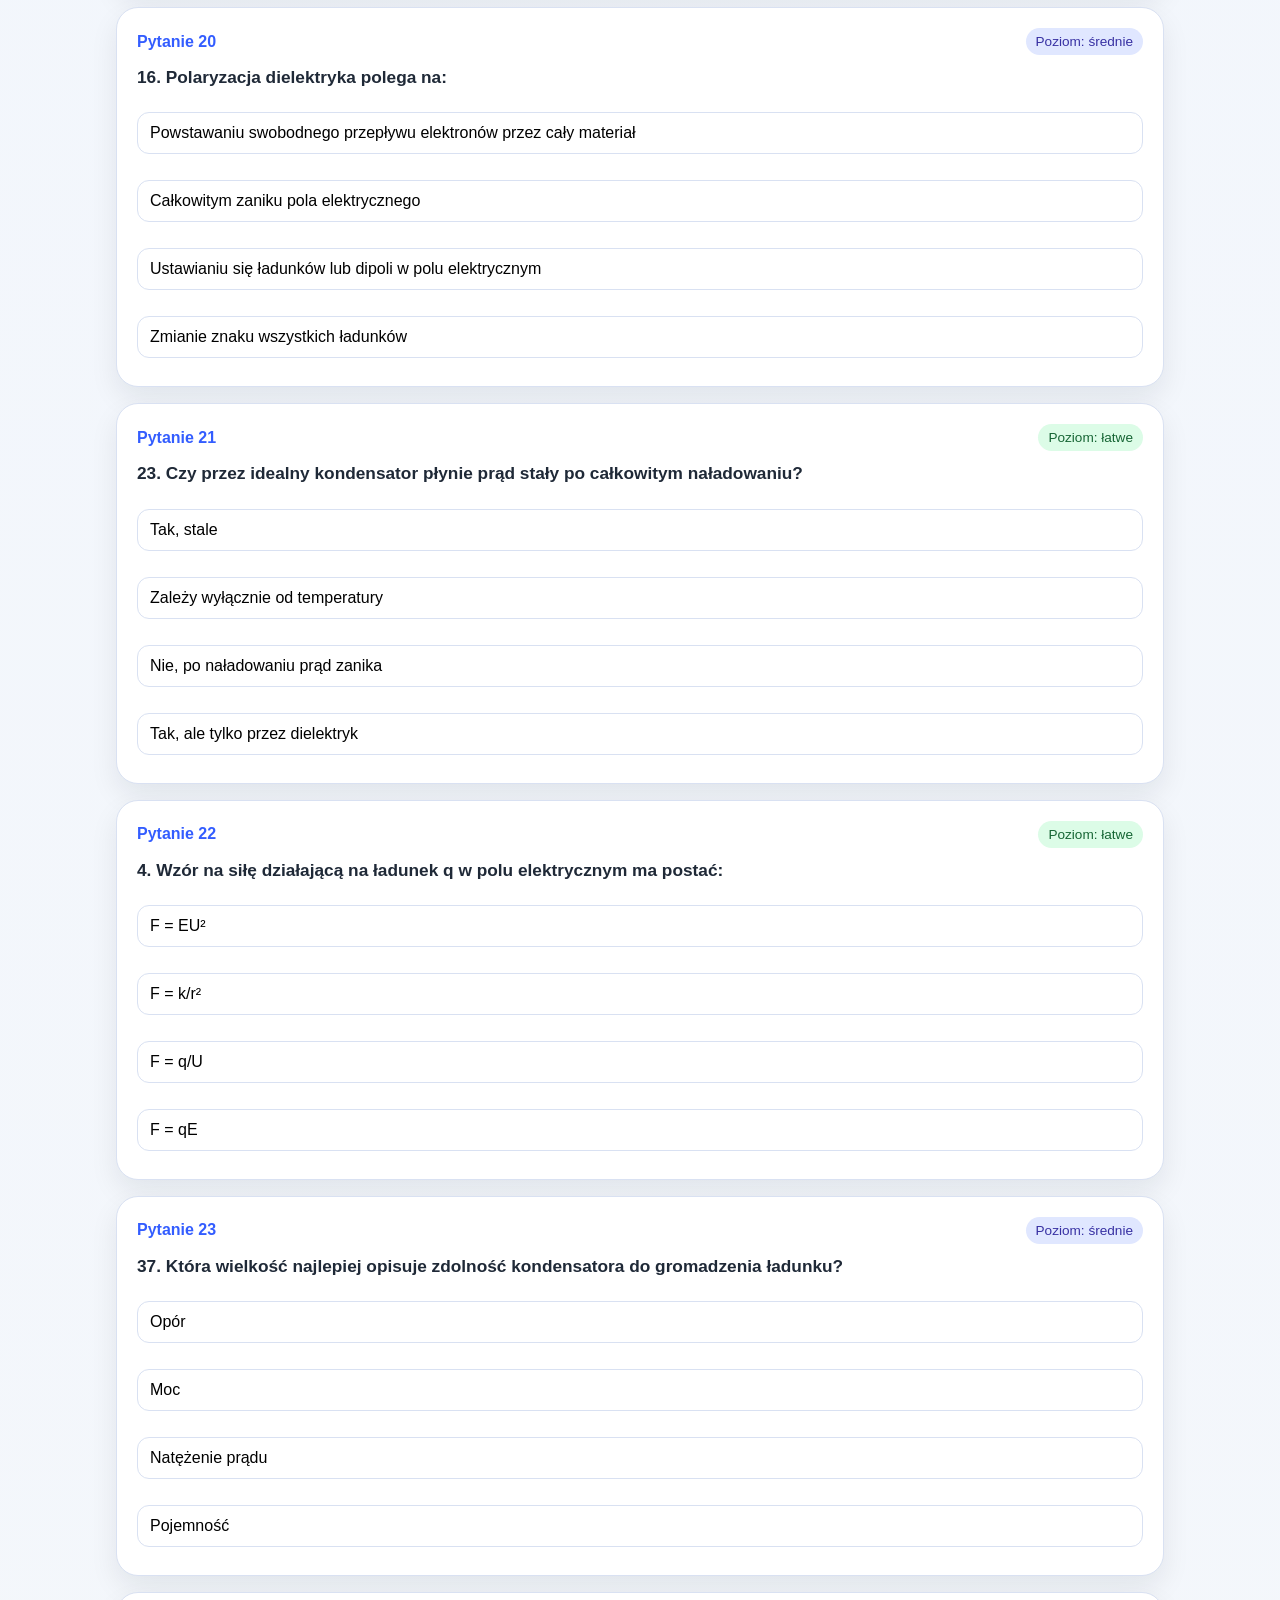
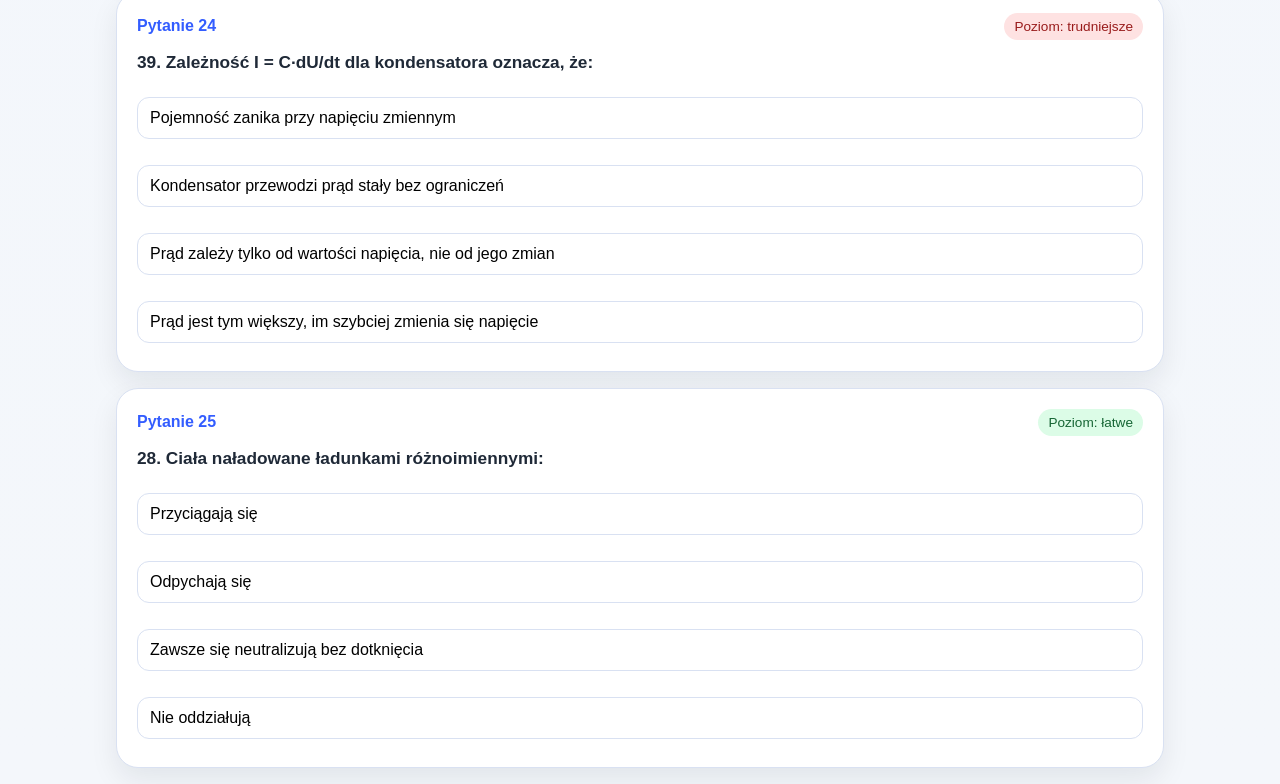
<file: quiz.html>
<!DOCTYPE html><html lang="pl"><head><meta charset="UTF-8"><meta name="viewport" content="width=device-width, initial-scale=1.0, viewport-fit=cover"><meta name="theme-color" content="#335dff"><link rel="manifest" href="./manifest.webmanifest"><link rel="icon" href="./icon-192.svg" type="image/svg+xml"><link rel="stylesheet" href="./styles.css"><title>Elektrostatyka – quiz</title></head><body><header class="topbar" id="topbar"><div class="topbar-inner"><p class="topbar-title">Elektrostatyka – aplikacja offline</p><nav class="tabs"><a class="tab-link" href="./course.html">Kurs</a><a class="tab-link" href="./practice.html">Zadania</a><a class="tab-link active" href="./quiz.html">Quiz</a></nav></div></header><div class="wrap"><section class="hero"><h1>Quiz z fizyki – pole elektryczne i kondensatory</h1><p class="subtitle">Przy każdym uruchomieniu losowanych jest <strong>25 pytań</strong> z banku <strong>40 pytań</strong>.</p><div class="stats"><div class="stat"><span class="label">Wylosowane pytania</span><span class="value" id="totalCount">25</span></div><div class="stat"><span class="label">Punkty</span><span class="value" id="score">0</span></div><div class="stat"><span class="label">Odpowiedziano</span><span class="value" id="answered">0</span></div><div class="stat"><span class="label">Postęp</span><span class="value" id="progress">0%</span></div></div><div class="controls"><button class="primary" id="restartTop">Losuj nowy quiz</button><button class="secondary" id="examModeTop">Tryb egzaminu: WYŁ.</button><button class="secondary" id="scrollTopBtn">Na początek</button></div></section><main id="quiz"></main><section class="card summary" id="summary"><div class="result" id="finalBadge">Wynik</div><h2 id="finalTitle">Koniec quizu</h2><p id="finalText"></p><p class="note">Przy kolejnym uruchomieniu pytania pojawią się w innej kolejności i zostanie wylosowany nowy zestaw 25 pytań.</p><div class="controls"><button class="primary" id="restartBottom">Zagraj ponownie</button><button class="secondary" id="examModeBottom">Tryb egzaminu: WYŁ.</button><button class="secondary" id="scrollUpBottom">Wróć na górę</button></div></section></div><script>const QUESTION_COUNT=25;const bank=[
      {
        level: "łatwe",
        q: "1. W którą stronę są skierowane linie pola elektrycznego?",
        answers: [
          "Od ładunku dodatniego do ujemnego",
          "Od ładunku ujemnego do dodatniego",
          "Wzdłuż ruchu elektronów w każdym przypadku",
          "Zawsze pionowo w dół"
        ],
        correct: 0,
        exp: "Umownie linie pola wychodzą z ładunków dodatnich i kończą się na ujemnych. To kierunek działania siły na dodatni ładunek próbny."
      },
      {
        level: "łatwe",
        q: "2. Co opisuje natężenie pola elektrycznego E?",
        answers: [
          "Ile energii ma każdy elektron",
          "Siłę przypadającą na jednostkowy ładunek dodatni",
          "Ilość prądu w przewodniku",
          "Liczbę linii pola"
        ],
        correct: 1,
        exp: "Natężenie pola definiujemy jako E = F/q. Pokazuje ono, jaka siła działałaby na dodatni ładunek jednostkowy umieszczony w danym punkcie."
      },
      {
        level: "średnie",
        q: "3. Jednostką natężenia pola elektrycznego jest:",
        answers: [
          "N/C",
          "J/C",
          "C/N",
          "A·s"
        ],
        correct: 0,
        exp: "Natężenie pola mierzymy w niutonach na kulomb. Równoważnie można używać V/m, bo 1 V/m = 1 N/C."
      },
      {
        level: "łatwe",
        q: "4. Wzór na siłę działającą na ładunek q w polu elektrycznym ma postać:",
        answers: [
          "F = q/U",
          "F = qE",
          "F = EU²",
          "F = k/r²"
        ],
        correct: 1,
        exp: "Jeśli w punkcie pola natężenie wynosi E, to na ładunek q działa siła F = qE. Dla ładunku ujemnego zwrot siły jest przeciwny do linii pola."
      },
      {
        level: "średnie",
        q: "5. Prawo Coulomba mówi, że siła między dwoma ładunkami punktowymi:",
        answers: [
          "Rośnie proporcjonalnie do odległości",
          "Maleje odwrotnie proporcjonalnie do odległości",
          "Maleje odwrotnie proporcjonalnie do kwadratu odległości",
          "Nie zależy od odległości"
        ],
        correct: 2,
        exp: "Prawo Coulomba ma postać F = k·|q₁q₂|/r², więc zależność od odległości jest odwrotnie proporcjonalna do r²."
      },
      {
        level: "średnie",
        q: "6. Jeśli odległość między dwoma ładunkami zwiększymy 2 razy, to siła oddziaływania:",
        answers: [
          "Zmaleje 2 razy",
          "Zmaleje 4 razy",
          "Wzrośnie 2 razy",
          "Nie zmieni się"
        ],
        correct: 1,
        exp: "W prawie Coulomba występuje r². Po podwojeniu odległości mianownik rośnie 4 razy, więc siła maleje 4 razy."
      },
      {
        level: "łatwe",
        q: "7. Potencjał elektryczny to wielkość opisująca:",
        answers: [
          "Pracę przypadającą na jednostkowy ładunek",
          "Natężenie prądu",
          "Opór ośrodka",
          "Liczbę elektronów w przewodniku"
        ],
        correct: 0,
        exp: "Potencjał V informuje, jaka energia potencjalna przypada na jednostkowy ładunek. Jednostką potencjału jest wolt."
      },
      {
        level: "łatwe",
        q: "8. Napięcie elektryczne między dwoma punktami to:",
        answers: [
          "Iloczyn ładunku i czasu",
          "Różnica potencjałów",
          "Natężenie pola w każdym punkcie",
          "Energia kinetyczna elektronów"
        ],
        correct: 1,
        exp: "Napięcie U to różnica potencjałów między dwoma punktami. Mówi, ile pracy przypada na jednostkowy ładunek przy przesunięciu między tymi punktami."
      },
      {
        level: "średnie",
        q: "9. W jednorodnym polu elektrycznym między równoległymi okładkami kondensatora natężenie pola można obliczyć ze wzoru:",
        answers: [
          "E = U·d",
          "E = U/d",
          "E = q/d",
          "E = kQ/r²"
        ],
        correct: 1,
        exp: "W jednorodnym polu między okładkami kondensatora natężenie jest równe ilorazowi napięcia i odległości między okładkami: E = U/d."
      },
      {
        level: "łatwe",
        q: "10. W polu jednorodnym linie pola są:",
        answers: [
          "Równoległe i jednakowo gęste",
          "Promieniste",
          "Zakrzywione i losowo rozmieszczone",
          "Zawsze okrężne"
        ],
        correct: 0,
        exp: "Jednorodne pole ma w każdym miejscu to samo natężenie i ten sam kierunek, dlatego linie są równoległe i równomiernie rozmieszczone."
      },
      {
        level: "średnie",
        q: "11. W pobliżu pojedynczego ładunku punktowego pole elektryczne ma charakter:",
        answers: [
          "Jednorodny",
          "Centralny",
          "Magnetyczny",
          "Zmienny okresowo"
        ],
        correct: 1,
        exp: "Pole pojedynczego ładunku punktowego jest polem centralnym: linie pola rozchodzą się promieniście od ładunku dodatniego lub zbiegają do ujemnego."
      },
      {
        level: "trudniejsze",
        q: "12. Zasada superpozycji pól elektrycznych oznacza, że:",
        answers: [
          "Silniejsze pole usuwa słabsze",
          "Wypadkowe pole jest sumą wektorową pól od wszystkich ładunków",
          "Pola można dodawać tylko wtedy, gdy mają ten sam zwrot",
          "Pole od wielu ładunków zawsze jest jednorodne"
        ],
        correct: 1,
        exp: "Każdy ładunek wytwarza własne pole, a pole wypadkowe w danym punkcie jest sumą wektorową wszystkich tych pól."
      },
      {
        level: "łatwe",
        q: "13. Co dzieje się z nadmiarem ładunku na przewodniku w stanie równowagi elektrostatycznej?",
        answers: [
          "Rozkłada się równomiernie w całej objętości",
          "Gromadzi się głównie na powierzchni",
          "Znika po chwili",
          "Przechodzi do ziemi bez względu na izolację"
        ],
        correct: 1,
        exp: "W przewodniku swobodne ładunki przemieszczają się tak długo, aż osiągną stan równowagi. Wtedy nadmiar ładunku znajduje się na powierzchni."
      },
      {
        level: "średnie",
        q: "14. Wewnątrz przewodnika w równowadze elektrostatycznej natężenie pola elektrycznego jest:",
        answers: [
          "Największe przy środku",
          "Stałe i dodatnie",
          "Równe zero",
          "Zależne od temperatury"
        ],
        correct: 2,
        exp: "Gdyby wewnątrz przewodnika istniało pole, ładunki nadal by się poruszały. W stanie równowagi elektrostatycznej pole wewnątrz przewodnika jest zerowe."
      },
      {
        level: "łatwe",
        q: "15. Dielektryk to materiał, który:",
        answers: [
          "Dobrze przewodzi prąd dzięki swobodnym elektronom",
          "Nie ma ładunków dodatnich",
          "Jest izolatorem i może ulegać polaryzacji",
          "Zawsze wzmacnia pole elektryczne"
        ],
        correct: 2,
        exp: "Dielektryk jest izolatorem. Pod wpływem pola elektrycznego nie przewodzi jak metal, ale jego cząsteczki mogą ulec polaryzacji."
      },
      {
        level: "średnie",
        q: "16. Polaryzacja dielektryka polega na:",
        answers: [
          "Powstawaniu swobodnego przepływu elektronów przez cały materiał",
          "Ustawianiu się ładunków lub dipoli w polu elektrycznym",
          "Całkowitym zaniku pola elektrycznego",
          "Zmianie znaku wszystkich ładunków"
        ],
        correct: 1,
        exp: "W dielektryku cząsteczki lub atomy przesuwają nieznacznie swoje ładunki dodatnie i ujemne, tworząc uporządkowanie zgodne z polem."
      },
      {
        level: "trudniejsze",
        q: "17. Umieszczenie dielektryka między okładkami kondensatora powoduje zwykle:",
        answers: [
          "Zmniejszenie pojemności",
          "Zwiększenie pojemności",
          "Zanik napięcia niezależnie od źródła",
          "Natychmiastowy przepływ prądu stałego przez izolator"
        ],
        correct: 1,
        exp: "Dielektryk osłabia pole wytwarzane przez zgromadzone ładunki, dzięki czemu przy tym samym napięciu kondensator może zgromadzić większy ładunek, czyli ma większą pojemność."
      },
      {
        level: "łatwe",
        q: "18. Kondensator magazynuje przede wszystkim:",
        answers: [
          "Natężenie prądu",
          "Energię w polu elektrycznym",
          "Moc elektryczną",
          "Rezystancję"
        ],
        correct: 1,
        exp: "Kondensator gromadzi energię dzięki rozdzieleniu ładunków na okładkach. Energia jest zmagazynowana w polu elektrycznym między okładkami."
      },
      {
        level: "średnie",
        q: "19. Pojemność kondensatora określa wzór:",
        answers: [
          "C = U/Q",
          "C = Q/U",
          "C = E/d",
          "C = qE"
        ],
        correct: 1,
        exp: "Pojemność mówi, jaki ładunek Q zgromadzi kondensator przy napięciu U. Z definicji C = Q/U."
      },
      {
        level: "trudniejsze",
        q: "20. Jednostką pojemności elektrycznej jest:",
        answers: [
          "wolt",
          "farad",
          "kulomb",
          "om"
        ],
        correct: 1,
        exp: "Jednostką pojemności jest farad (F). 1 F oznacza pojemność kondensatora, który przy napięciu 1 V gromadzi ładunek 1 C."
      },
      {
        level: "średnie",
        q: "21. Jeśli napięcie przyłożone do kondensatora wzrośnie 2 razy, a pojemność się nie zmieni, to zgromadzony ładunek:",
        answers: [
          "Zmaleje 2 razy",
          "Wzrośnie 2 razy",
          "Wzrośnie 4 razy",
          "Nie zmieni się"
        ],
        correct: 1,
        exp: "Ponieważ Q = C·U, przy stałej pojemności ładunek jest wprost proporcjonalny do napięcia."
      },
      {
        level: "trudniejsze",
        q: "22. Energia zgromadzona w kondensatorze jest opisana zależnością:",
        answers: [
          "E = C/U",
          "E = 1/2 · C · U²",
          "E = q/U²",
          "E = F·r²"
        ],
        correct: 1,
        exp: "Energia kondensatora rośnie z pojemnością i z kwadratem napięcia. To dlatego zwiększanie napięcia silnie zwiększa energię."
      },
      {
        level: "łatwe",
        q: "23. Czy przez idealny kondensator płynie prąd stały po całkowitym naładowaniu?",
        answers: [
          "Tak, stale",
          "Nie, po naładowaniu prąd zanika",
          "Tak, ale tylko przez dielektryk",
          "Zależy wyłącznie od temperatury"
        ],
        correct: 1,
        exp: "Podczas ładowania kondensatora prąd płynie chwilowo. Po osiągnięciu ustalonego napięcia w idealnym obwodzie przepływ prądu stałego zanika."
      },
      {
        level: "średnie",
        q: "24. Dlaczego kondensator w obwodach może „przepuszczać” prąd zmienny?",
        answers: [
          "Bo elektrony przeskakują przez dielektryk",
          "Bo napięcie zmienia się w czasie, więc kondensator stale ładuje się i rozładowuje",
          "Bo pojemność zamienia się w opór",
          "Bo pole elektryczne znika"
        ],
        correct: 1,
        exp: "Przy prądzie zmiennym kondensator nieustannie zmienia stan naładowania. To powoduje przepływ ładunku w obwodzie mimo braku przepływu przez sam dielektryk."
      },
      {
        level: "łatwe",
        q: "25. Elektroskop służy do:",
        answers: [
          "Pomiaru natężenia prądu",
          "Wykrywania obecności ładunku elektrycznego",
          "Pomiaru napięcia w gniazdku",
          "Ładowania kondensatorów"
        ],
        correct: 1,
        exp: "Elektroskop pozwala stwierdzić, czy ciało jest naelektryzowane. Wychylenie listków lub wskazówki wynika z odpychania jednakowych ładunków."
      },
      {
        level: "średnie",
        q: "26. Zasada zachowania ładunku mówi, że w układzie izolowanym:",
        answers: [
          "Ładunek może powstawać z niczego",
          "Suma ładunków pozostaje stała",
          "Ładunek dodatni zanika szybciej niż ujemny",
          "Ładunek zawsze przechodzi do ziemi"
        ],
        correct: 1,
        exp: "Ładunek elektryczny nie znika i nie powstaje samorzutnie. Może być jedynie przenoszony między ciałami."
      },
      {
        level: "łatwe",
        q: "27. Ciało naelektryzowane dodatnio ma:",
        answers: [
          "Nadmiar elektronów",
          "Niedobór elektronów",
          "Tyle samo protonów co elektronów i brak oddziaływań",
          "Zawsze większą masę"
        ],
        correct: 1,
        exp: "Dodatnie naelektryzowanie oznacza utratę części elektronów. To nie liczba protonów się zmienia, lecz liczba elektronów."
      },
      {
        level: "łatwe",
        q: "28. Ciała naładowane ładunkami różnoimiennymi:",
        answers: [
          "Odpychają się",
          "Przyciągają się",
          "Nie oddziałują",
          "Zawsze się neutralizują bez dotknięcia"
        ],
        correct: 1,
        exp: "Ładunki różnoimienne przyciągają się, a jednoimienne odpychają. To podstawowa zasada oddziaływań elektrostatycznych."
      },
      {
        level: "średnie",
        q: "29. Praca wykonana przy przesunięciu ładunku w polu elektrycznym jest związana z:",
        answers: [
          "Różnicą potencjałów między punktami",
          "Wyłącznie z masą ładunku",
          "Kolorem przewodnika",
          "Tylko z kształtem przewodu"
        ],
        correct: 0,
        exp: "Napięcie między dwoma punktami mówi, jaka praca przypada na jednostkowy ładunek przy jego przesunięciu w polu."
      },
      {
        level: "trudniejsze",
        q: "30. Powierzchnie ekwipotencjalne to powierzchnie, na których:",
        answers: [
          "Natężenie pola jest równe zero",
          "Potencjał ma tę samą wartość",
          "Nie istnieją żadne ładunki",
          "Zawsze płynie prąd"
        ],
        correct: 1,
        exp: "Na powierzchni ekwipotencjalnej potencjał jest stały. Przesuwanie ładunku po takiej powierzchni nie wymaga pracy."
      },
      {
        level: "trudniejsze",
        q: "31. Linie pola elektrycznego i powierzchnie ekwipotencjalne przecinają się:",
        answers: [
          "Pod kątem 45°",
          "Równolegle",
          "Prostopadle",
          "Nigdy się nie przecinają"
        ],
        correct: 2,
        exp: "Pole elektryczne wskazuje kierunek najszybszej zmiany potencjału, więc linie pola są prostopadłe do powierzchni ekwipotencjalnych."
      },
      {
        level: "średnie",
        q: "32. Jeśli na dodatni ładunek próbny działa siła zgodna z kierunkiem pola, to na ładunek ujemny w tym samym miejscu działa siła:",
        answers: [
          "W tym samym kierunku",
          "W kierunku przeciwnym",
          "Zawsze równa zero",
          "Niezależna od wartości ładunku"
        ],
        correct: 1,
        exp: "Ze wzoru F = qE wynika, że znak ładunku decyduje o zwrocie siły. Dla ładunku ujemnego zwrot jest przeciwny do wektora pola."
      },
      {
        level: "trudniejsze",
        q: "33. Dwa jednakowe ładunki punktowe zwiększono oba 3 razy. Siła oddziaływania między nimi przy tej samej odległości:",
        answers: [
          "Wzrośnie 3 razy",
          "Wzrośnie 6 razy",
          "Wzrośnie 9 razy",
          "Nie zmieni się"
        ],
        correct: 2,
        exp: "Prawo Coulomba zawiera iloczyn q₁q₂. Jeśli każdy ładunek wzrasta 3 razy, iloczyn rośnie 9 razy."
      },
      {
        level: "średnie",
        q: "34. W polu jednorodnym na ładunek działa siła:",
        answers: [
          "O stałej wartości, jeśli ładunek jest stały",
          "Zawsze rosnąca z odległością",
          "Zawsze malejąca z odległością",
          "Równa zero"
        ],
        correct: 0,
        exp: "W polu jednorodnym natężenie E ma stałą wartość. Dla ustalonego ładunku q siła F = qE również ma stałą wartość."
      },
      {
        level: "trudniejsze",
        q: "35. Dlaczego ostre zakończenia przewodników ułatwiają gromadzenie się dużych gęstości ładunku?",
        answers: [
          "Bo mają większą masę",
          "Bo w ich pobliżu pole elektryczne jest silniejsze",
          "Bo zmniejszają liczbę elektronów",
          "Bo zawsze są uziemione"
        ],
        correct: 1,
        exp: "Na ostrych końcach promień krzywizny jest mały, dlatego gęstość powierzchniowa ładunku i natężenie pola są tam większe."
      },
      {
        level: "średnie",
        q: "36. Jeżeli między okładkami kondensatora zwiększymy odległość, a pozostałe warunki zostaną bez zmian, to pojemność kondensatora płaskiego:",
        answers: [
          "Wzrośnie",
          "Zmaleje",
          "Nie zmieni się",
          "Najpierw wzrośnie, potem zmaleje"
        ],
        correct: 1,
        exp: "Dla kondensatora płaskiego pojemność jest odwrotnie proporcjonalna do odległości między okładkami. Większa odległość oznacza mniejszą pojemność."
      },
      {
        level: "średnie",
        q: "37. Która wielkość najlepiej opisuje zdolność kondensatora do gromadzenia ładunku?",
        answers: [
          "Moc",
          "Natężenie prądu",
          "Pojemność",
          "Opór"
        ],
        correct: 2,
        exp: "Im większa pojemność, tym większy ładunek może zgromadzić kondensator przy tym samym napięciu."
      },
      {
        level: "trudniejsze",
        q: "38. Jeżeli potencjał w pewnym punkcie pola jest większy niż w drugim, to dodatni ładunek pozostawiony swobodnie będzie miał tendencję do ruchu:",
        answers: [
          "Ku wyższemu potencjałowi",
          "Ku niższemu potencjałowi",
          "Wyłącznie poziomo",
          "Tylko po okręgu"
        ],
        correct: 1,
        exp: "Dodatni ładunek porusza się samorzutnie w kierunku malejącego potencjału, bo wtedy maleje jego energia potencjalna."
      },
      {
        level: "trudniejsze",
        q: "39. Zależność I = C·dU/dt dla kondensatora oznacza, że:",
        answers: [
          "Prąd jest tym większy, im szybciej zmienia się napięcie",
          "Prąd zależy tylko od wartości napięcia, nie od jego zmian",
          "Kondensator przewodzi prąd stały bez ograniczeń",
          "Pojemność zanika przy napięciu zmiennym"
        ],
        correct: 0,
        exp: "Prąd kondensatora zależy od szybkości zmian napięcia. Dlatego kondensator reaguje na zmiany, a nie na samą stałą wartość napięcia."
      },
      {
        level: "średnie",
        q: "40. Najbardziej trafne dokończenie zdania: „Kondensator to element, który...”",
        answers: [
          "zawsze zwiększa natężenie prądu",
          "magazynuje energię dzięki rozdzieleniu ładunków",
          "działa tak samo jak rezystor",
          "wytwarza ładunki elektryczne"
        ],
        correct: 1,
        exp: "Istotą działania kondensatora jest zgromadzenie przeciwnych ładunków na okładkach i magazynowanie energii w polu elektrycznym."
      }
    ];const els={quiz:document.getElementById('quiz'),score:document.getElementById('score'),answered:document.getElementById('answered'),progress:document.getElementById('progress'),totalCount:document.getElementById('totalCount'),summary:document.getElementById('summary'),finalBadge:document.getElementById('finalBadge'),finalTitle:document.getElementById('finalTitle'),finalText:document.getElementById('finalText'),restartTop:document.getElementById('restartTop'),restartBottom:document.getElementById('restartBottom'),examModeTop:document.getElementById('examModeTop'),examModeBottom:document.getElementById('examModeBottom'),scrollTopBtn:document.getElementById('scrollTopBtn'),scrollUpBottom:document.getElementById('scrollUpBottom')};let currentQuestions=[],score=0,answeredCount=0,examMode=false;function syncExamButtons(){const label=examMode?"Tryb egzaminu: WŁ.":"Tryb egzaminu: WYŁ.";[els.examModeTop,els.examModeBottom].forEach(btn=>{btn.textContent=label;btn.classList.toggle("exam-on",examMode);});}function toggleExamMode(){examMode=!examMode;syncExamButtons();renderQuiz();}function shuffle(arr){const copy=[...arr];for(let i=copy.length-1;i>0;i--){const j=Math.floor(Math.random()*(i+1));[copy[i],copy[j]]=[copy[j],copy[i]];}return copy;}function pickQuestions(){return shuffle(bank).slice(0,QUESTION_COUNT).map((q,idx)=>{const indexed=q.answers.map((text,i)=>({text,isCorrect:i===q.correct}));return {...q,displayNumber:idx+1,mixedAnswers:shuffle(indexed),solved:false};});}function updateStats(){els.score.textContent=score;els.answered.textContent=answeredCount;els.progress.textContent=Math.round((answeredCount/QUESTION_COUNT)*100)+'%';els.totalCount.textContent=QUESTION_COUNT;}function resultMessage(percent){if(percent===100)return "Mistrzowski wynik — znasz ten dział naprawdę bardzo dobrze.";if(percent>=88)return "Bardzo mocny wynik. Świetne opanowanie pojęć i wzorów.";if(percent>=72)return "Dobry wynik. Warto jeszcze powtórzyć trudniejsze zależności i definicje.";if(percent>=52)return "Średni wynik. Masz podstawy, ale przyda się jeszcze jedna powtórka.";return "To dobry moment na spokojne powtórzenie materiału i ponowne podejście do quizu.";}function finishQuiz(){const percent=Math.round((score/QUESTION_COUNT)*100);els.finalBadge.textContent=`Wynik: ${score}/${QUESTION_COUNT} (${percent}%)`;els.finalTitle.textContent="Koniec quizu";els.finalText.textContent=resultMessage(percent)+(examMode?" Tryb egzaminu ukrywa wyjaśnienia do końca quizu.":"");els.summary.classList.add("show");window.scrollTo({top:document.body.scrollHeight,behavior:"smooth"});}function createQuestionCard(question){const card=document.createElement("section");card.className="card question";const head=document.createElement("div");head.className="qhead";const levelClass=question.level==="łatwe"?"easy":question.level==="średnie"?"medium":"hard";head.innerHTML=`<div class="qnum">Pytanie ${question.displayNumber}</div><div class="badge ${levelClass}">Poziom: ${question.level}</div>`;const qtext=document.createElement("p");qtext.className="qtext";qtext.textContent=question.q;const answers=document.createElement("div");answers.className="answers";const explanation=document.createElement("div");explanation.className="explanation";explanation.innerHTML=`<strong>Wyjaśnienie:</strong> ${question.exp}`;question.mixedAnswers.forEach(ans=>{const btn=document.createElement("button");btn.className="answer";btn.textContent=ans.text;btn.addEventListener("click",()=>{if(question.solved)return;question.solved=true;answeredCount++;const allButtons=answers.querySelectorAll("button");allButtons.forEach(b=>b.disabled=true);if(ans.isCorrect){score++;btn.classList.add("correct");}else{btn.classList.add("wrong");allButtons.forEach((b,idx)=>{if(question.mixedAnswers[idx].isCorrect)b.classList.add("reveal-correct");});}if(!examMode)explanation.classList.add("show");updateStats();if(answeredCount===QUESTION_COUNT){if(examMode)document.querySelectorAll('.explanation').forEach(el=>el.classList.add('show'));finishQuiz();}});answers.appendChild(btn);});card.appendChild(head);card.appendChild(qtext);card.appendChild(answers);card.appendChild(explanation);return card;}function renderQuiz(){score=0;answeredCount=0;currentQuestions=pickQuestions();els.quiz.innerHTML="";els.summary.classList.remove("show");currentQuestions.forEach(q=>els.quiz.appendChild(createQuestionCard(q)));updateStats();window.scrollTo({top:0,behavior:"smooth"});}els.restartTop.addEventListener("click",renderQuiz);els.restartBottom.addEventListener("click",renderQuiz);els.examModeTop.addEventListener("click",toggleExamMode);els.examModeBottom.addEventListener("click",toggleExamMode);els.scrollTopBtn.addEventListener("click",()=>window.scrollTo({top:0,behavior:"smooth"}));els.scrollUpBottom.addEventListener("click",()=>window.scrollTo({top:0,behavior:"smooth"}));syncExamButtons();renderQuiz();let lastScrollY=window.scrollY;const topbar=document.getElementById('topbar');window.addEventListener('scroll',()=>{const y=window.scrollY;if(y>lastScrollY&&y>60)topbar.classList.add('hidden');else topbar.classList.remove('hidden');lastScrollY=y;},{passive:true});</script></body></html>
</file>
<file: styles.css>
:root{--bg:#f4f7fb;--card:#ffffff;--text:#1f2937;--muted:#667085;--accent:#335dff;--accent-soft:#e8eeff;--border:#d9e1f2;--ok:#166534;--ok-bg:#dcfce7;--bad:#991b1b;--bad-bg:#fee2e2;--shadow:0 12px 28px rgba(15,23,42,.08)}
*{box-sizing:border-box}html{scroll-behavior:smooth}body{margin:0;font-family:Arial,Helvetica,sans-serif;background:linear-gradient(180deg,#eef4ff 0%,var(--bg) 100%);color:var(--text)}
.topbar{position:sticky;top:0;z-index:1000;background:rgba(244,247,251,.96);backdrop-filter:blur(10px);border-bottom:1px solid var(--border);transform:translateY(0);transition:transform .22s ease}.topbar.hidden{transform:translateY(-100%)}
.topbar-inner{max-width:1080px;margin:0 auto;padding:12px 16px}.topbar-title{margin:0 0 8px;font-size:1rem;font-weight:700}
.tabs{display:grid;grid-template-columns:repeat(3,1fr);gap:10px}.tab-link{text-decoration:none;border-radius:14px;padding:12px 10px;text-align:center;font-size:.95rem;font-weight:700;background:#eef2ff;color:var(--accent)}.tab-link.active{background:var(--accent);color:#fff}
.wrap{max-width:1080px;margin:0 auto;padding:16px}
.card,.hero,.module,.practice,.summary{background:var(--card);border:1px solid var(--border);border-radius:22px;box-shadow:var(--shadow)}
.hero,.module,.practice,.summary{padding:24px;margin-bottom:18px}
h1,h2,h3{margin-top:0}h1{font-size:2rem;margin-bottom:8px}.subtitle,.muted{color:var(--muted);line-height:1.65}
.stats{margin-top:18px;display:grid;grid-template-columns:repeat(4,1fr);gap:12px}.stat{background:var(--accent-soft);border-radius:16px;padding:14px;text-align:center}.stat .label{display:block;color:var(--muted);font-size:.92rem;margin-bottom:6px}.stat .value{font-size:1.35rem;font-weight:700;color:var(--accent)}
.controls,.nav,.inline-actions{display:flex;gap:12px;margin-top:16px}button,a.buttonlike{border:none;border-radius:14px;padding:12px 18px;font-size:1rem;cursor:pointer;text-decoration:none;transition:.15s transform ease}.primary{background:var(--accent);color:#fff}.secondary{background:#eef2ff;color:var(--accent)}
.toc{display:grid;grid-template-columns:repeat(2,1fr);gap:10px;margin-top:18px}.toc a{text-decoration:none;color:var(--text);background:#fbfdff;border:1px solid var(--border);padding:12px 14px;border-radius:14px}
.module{display:none}.module.active{display:block}.module-head{display:flex;justify-content:space-between;align-items:center;gap:12px;margin-bottom:12px}.badge{font-size:.85rem;color:var(--accent);background:var(--accent-soft);padding:6px 10px;border-radius:999px;white-space:nowrap}
.box{border:1px solid var(--border);background:#fbfdff;border-radius:16px;padding:16px;margin:14px 0}.columns{display:grid;grid-template-columns:repeat(2,1fr);gap:14px}.reveal{margin-top:12px}.reveal button{padding:9px 12px;font-size:.95rem}.reveal-content{display:none;margin-top:10px;padding:14px;border-radius:14px;background:#f8fafc;border:1px solid var(--border)}.reveal-content.show{display:block}
.canvas-wrap{border:1px solid var(--border);border-radius:18px;background:#fcfdff;padding:16px;margin-top:12px}svg{width:100%;height:auto;display:block}
.mini-quiz{margin-top:18px;border:1px solid var(--border);background:#f8fafc;border-radius:16px;padding:16px}.answer{display:block;width:100%;text-align:left;margin:8px 0;padding:11px 12px;border-radius:12px;border:1px solid var(--border);background:#fff}.answer.correct{background:var(--ok-bg);border-color:#86efac;color:var(--ok);font-weight:700}.answer.wrong{background:var(--bad-bg);border-color:#fca5a5;color:var(--bad);font-weight:700}.answer.reveal-correct{background:#eff6ff;border-color:#93c5fd;color:#1d4ed8;font-weight:700}.feedback{display:none;margin-top:10px;padding:12px;border-radius:12px;border:1px solid var(--border);background:#fff}.feedback.show{display:block}
.step{border-left:4px solid var(--accent);padding-left:12px;margin:12px 0}.summary{display:none}.summary.show{display:block}.progressbar{height:12px;width:100%;background:#e5edff;border-radius:999px;overflow:hidden;margin-top:10px}.progressbar>div{height:100%;width:0%;background:var(--accent);transition:width .25s ease}.small{font-size:.95rem}.center{text-align:center}
.nav{justify-content:space-between;align-items:center;flex-wrap:nowrap}.inline-actions{flex-wrap:nowrap;margin-top:0}.nav button{white-space:nowrap}
#quiz{display:grid;gap:16px}.question{padding:20px}.qhead{display:flex;justify-content:space-between;gap:10px;align-items:center;margin-bottom:10px}.qnum{font-weight:700;color:var(--accent)}.qtext{margin:0 0 14px;font-size:1.08rem;font-weight:700;line-height:1.45}.answers{display:grid;gap:10px}.explanation{display:none;margin-top:14px;padding:14px;background:#f8fafc;border:1px solid var(--border);border-radius:14px;line-height:1.55;color:#334155}.explanation.show{display:block}.result{display:inline-block;padding:8px 12px;border-radius:999px;background:var(--accent-soft);color:var(--accent);font-weight:700;margin-bottom:10px}.note{color:var(--muted)}
.badge.easy{background:#dcfce7;color:#166534}.badge.medium{background:#e0e7ff;color:#3730a3}.badge.hard{background:#fee2e2;color:#991b1b}.exam-on{background:#fff7ed!important;color:#9a3412!important}
@media (max-width:800px){.wrap{padding:14px}.stats,.toc,.columns{grid-template-columns:1fr}.module-head{flex-direction:column;align-items:flex-start}h1{font-size:1.55rem}.nav{gap:10px}}
</file>
